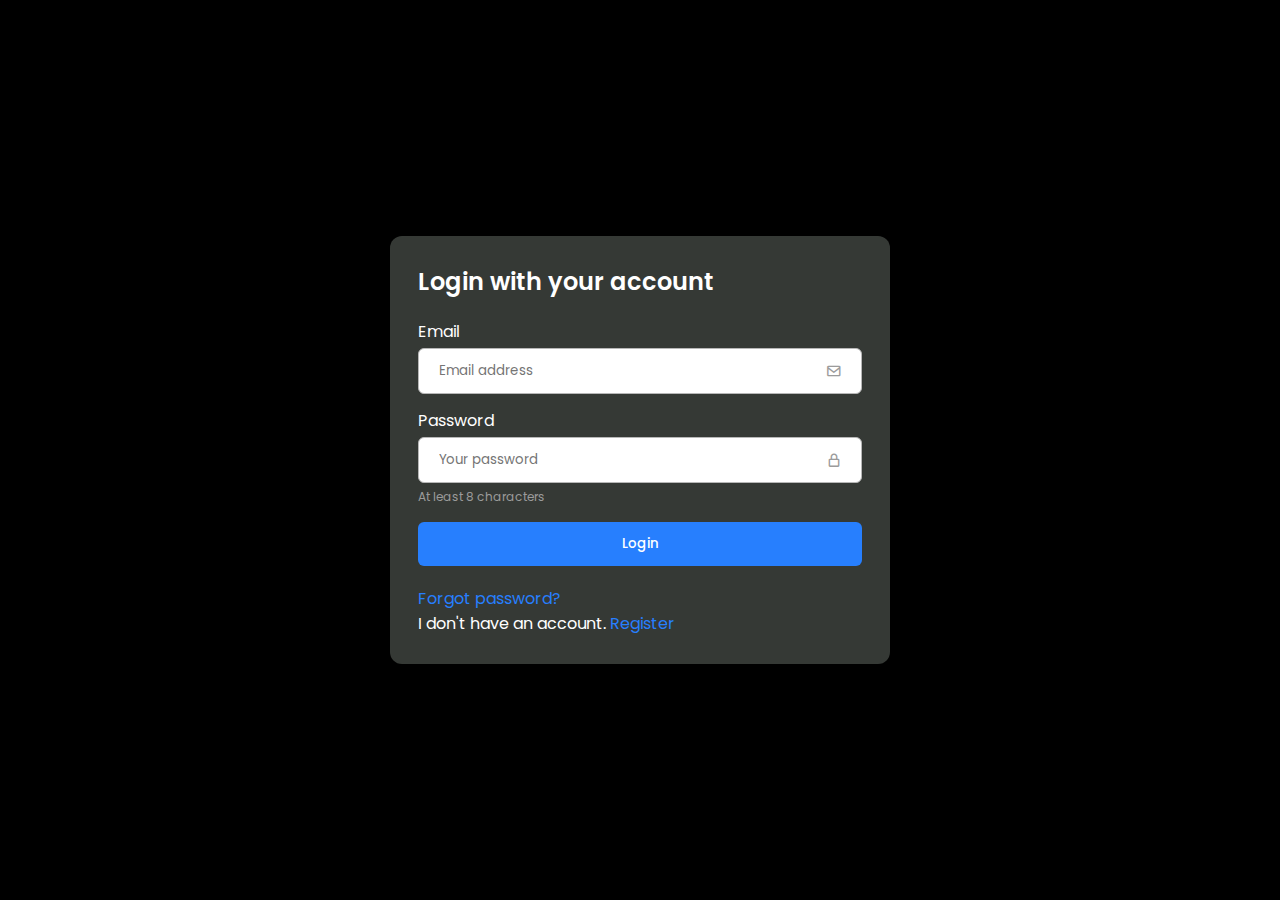
<file: index.html>
<!DOCTYPE html>
<html lang="en">
<head>
	<meta charset="UTF-8">
	<meta name="viewport" content="width=device-width, initial-scale=1.0">
	<link href='https://unpkg.com/boxicons@2.0.9/css/boxicons.min.css' rel='stylesheet'>
	<link rel="icon" type="image/x-icon" href="../WF__3_-removebg-preview.png">
	<link rel="stylesheet" href="style.css">
	<title>Responsive Login And Register Form</title>
</head>
<body>
	
	<div class="container">
		<form action="./HomePage/home.html" class="login active">
			<h2 class="title">Login with your account</h2>
			<div class="form-group">
				<label style="color: white ;"  for="email">Email</label>
				<div class="input-group">
					<input   type="email" id="email" placeholder="Email address">
					<i class='bx bx-envelope'></i>
				</div>
			</div>
			<div class="form-group">
				<label style="color: white ;" for="password">Password</label>
				<div class="input-group">
					<input type="password" pattern=".{8,}" id="password" placeholder="Your password">
					<i class='bx bx-lock-alt' ></i>
				</div>
				<span class="help-text">At least 8 characters</span>
			</div>
			<button type="submit" class="btn-submit">Login</button>
			<a href="#">Forgot password?</a>
			<p style="color: white ;" >I don't have an account. <a href="#" onclick="switchForm('register', event)">Register</a></p>
		</form>

		<form action="#" class="register">
			<h2 class="title">Register your account</h2>
			<div class="form-group">
				<label style="color: white ;"  for="email">Email</label>
				<div class="input-group">
					<input type="email" id="email" placeholder="Email address">
					<i class='bx bx-envelope'></i>
				</div>
			</div>
			<div class="form-group">
				<label style="color: white ;"  for="password">Password</label>
				<div class="input-group">
					<input type="password" pattern=".{8,}" id="password" placeholder="Your password">
					<i class='bx bx-lock-alt' ></i>
				</div>
				<span class="help-text">At least 8 characters</span>
			</div>
			<div class="form-group">
				<label style="color: white ;"    for="confirm-pass">Confirm password</label>
				<div class="input-group">
					<input type="password" id="confirm-pass" placeholder="Enter password again">
					<i class='bx bx-lock-alt' ></i>
				</div>
				<span class="help-text">Confirm password must be same with password</span>
			</div>
			<button type="submit" class="btn-submit">Register</button>
			<p style="color: white ;" >I already have an account. <a href="#" onclick="switchForm('login', event)">Login</a></p>
		</form>
	</div>

	<script src="script.js"></script>
</body>
</html>
</file>
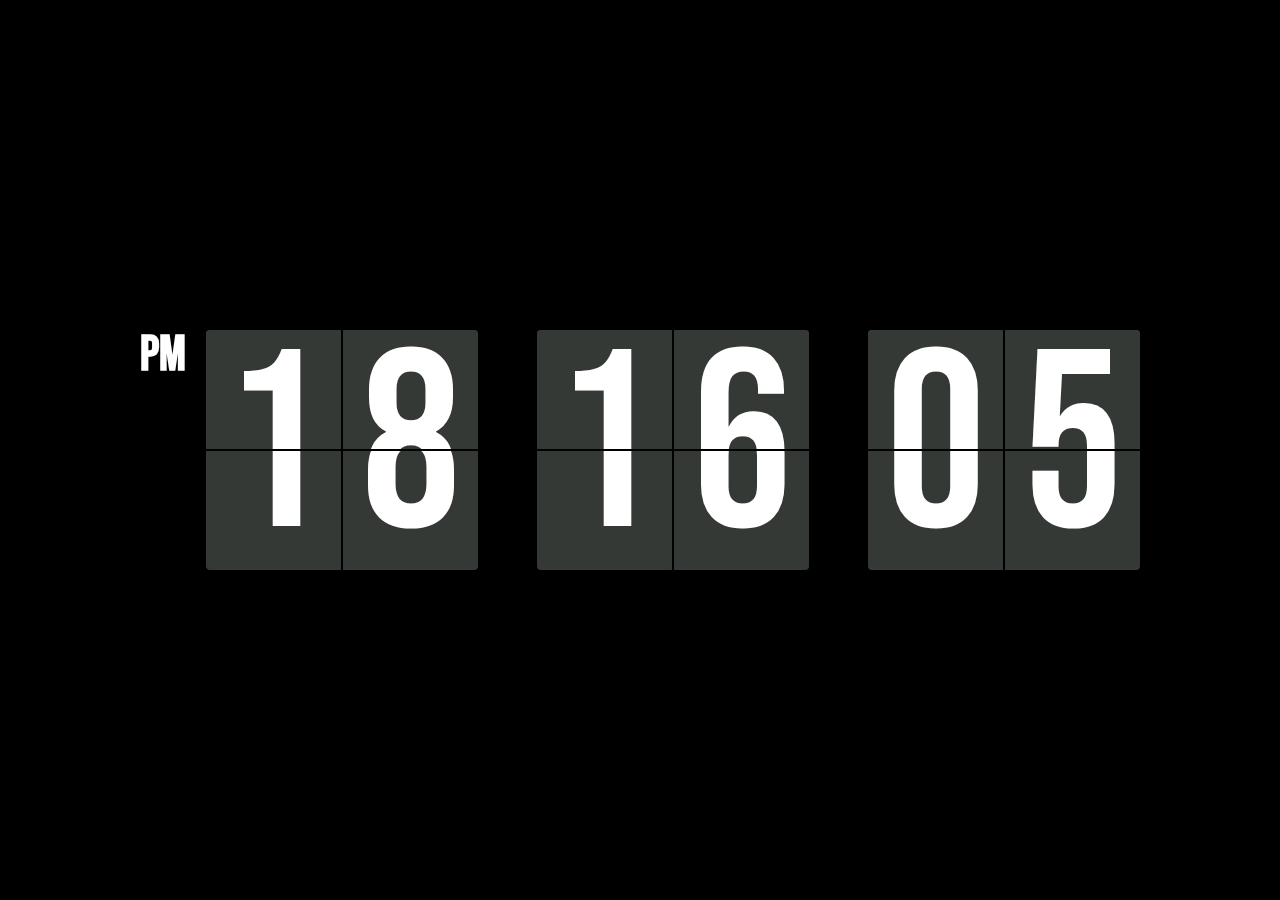
<file: Flip Clock/index.html>
<!DOCTYPE html>
<html lang="en">
<head>
  <meta charset="UTF-8">
  <meta name="viewport" content="width=device-width, initial-scale=1.0">
  <title>FLIP CLOCK</title>
  <link rel="stylesheet" href="app.css">
</head>
<body>
  <div id="app">
    <h1 id="ampm">hiiiiii</h1>

    <div class="flip-clock-container">
    
      <div class="flip-clock flip-clock-h">
        <div class="digit digit-left">
          <!-- ::before -->
          <div class="card">
            <div class="card-face card-face-front"></div>
            <div class="card-face card-face-back"></div>
          </div>
          <!-- ::after -->
        </div>
        <div class="digit digit-right">
          <!-- ::before -->
          <div class="card">
            <div class="card-face card-face-front"></div>
            <div class="card-face card-face-back"></div>
          </div>
          <!-- ::after -->
        </div>
      </div>

      <div class="colon">:</div>

      <div class="flip-clock flip-clock-m">
        <div class="digit digit-left">
          <!-- ::before -->
          <div class="card">
            <div class="card-face card-face-front"></div>
            <div class="card-face card-face-back"></div>
          </div>
          <!-- ::after -->
        </div>
        <div class="digit digit-right">
          <!-- ::before -->
          <div class="card">
            <div class="card-face card-face-front"></div>
            <div class="card-face card-face-back"></div>
          </div>
          <!-- ::after -->
        </div>
      </div>

      <div class="colon">:</div>

      <div class="flip-clock flip-clock-s">
        <div class="digit digit-left">
          <!-- ::before -->
          <div class="card">
            <div class="card-face card-face-front"></div>
            <div class="card-face card-face-back"></div>
          </div>
          <!-- ::after -->
        </div>
        <div class="digit digit-right">
          <!-- ::before -->
          <div class="card">
            <div class="card-face card-face-front"></div>
            <div class="card-face card-face-back"></div>
          </div>
          <!-- ::after -->
        </div>
      </div>
    </div>
  </div>

  <script src="app.js"></script>
</body>
</html>
</file>
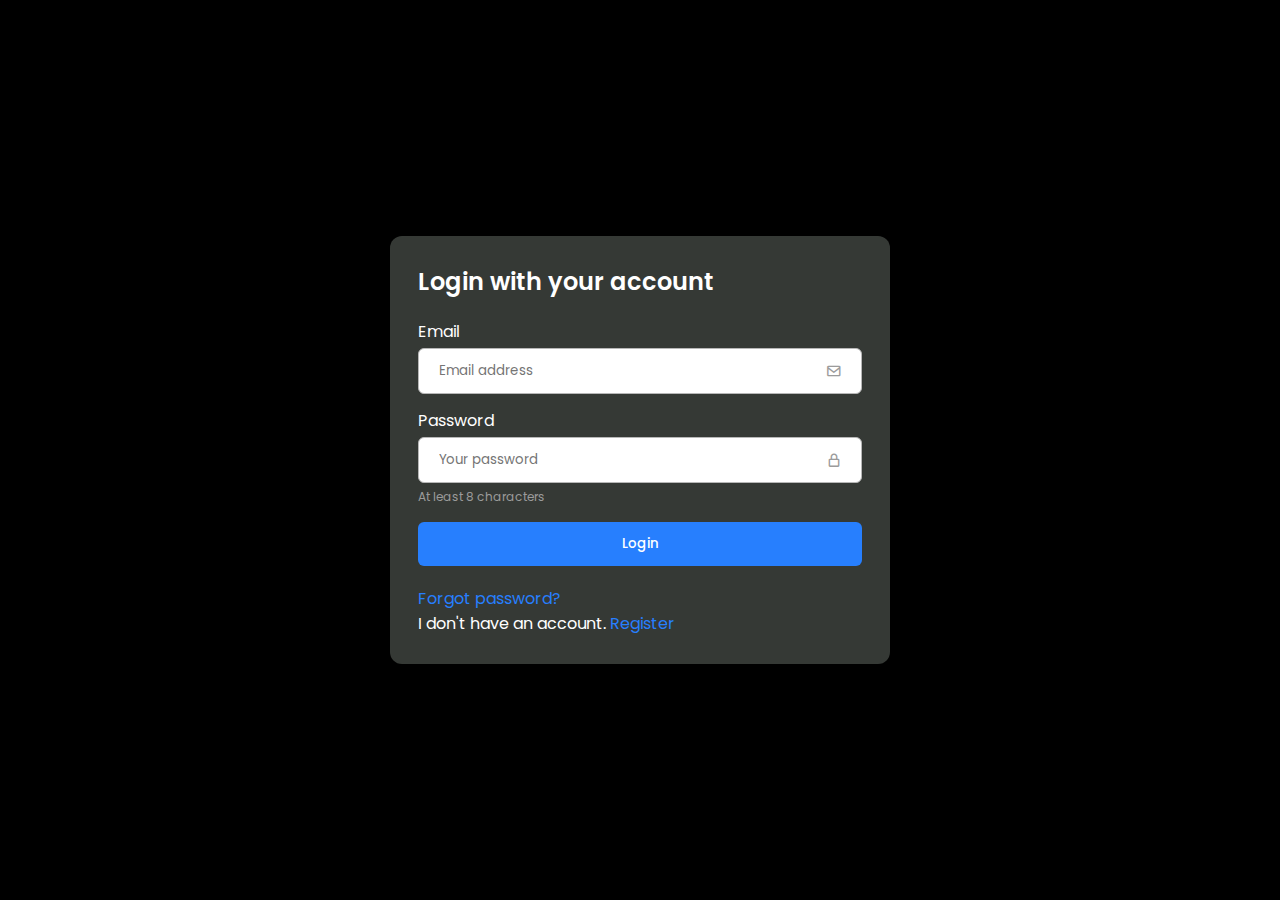
<file: login/index.html>
<!DOCTYPE html>
<html lang="en">
<head>
	<meta charset="UTF-8">
	<meta name="viewport" content="width=device-width, initial-scale=1.0">
	<link href='https://unpkg.com/boxicons@2.0.9/css/boxicons.min.css' rel='stylesheet'>
	<link rel="stylesheet" href="style.css">
	<title>Responsive Login And Register Form</title>
</head>
<body>
	
	<div class="container">
		<form action="../HomePage/index.html" class="login active">
			<h2 class="title">Login with your account</h2>
			<div class="form-group">
				<label style="color: white ;"  for="email">Email</label>
				<div class="input-group">
					<input   type="email" id="email" placeholder="Email address">
					<i class='bx bx-envelope'></i>
				</div>
			</div>
			<div class="form-group">
				<label style="color: white ;" for="password">Password</label>
				<div class="input-group">
					<input type="password" pattern=".{8,}" id="password" placeholder="Your password">
					<i class='bx bx-lock-alt' ></i>
				</div>
				<span class="help-text">At least 8 characters</span>
			</div>
			<button type="submit" class="btn-submit">Login</button>
			<a href="#">Forgot password?</a>
			<p style="color: white ;" >I don't have an account. <a href="#" onclick="switchForm('register', event)">Register</a></p>
		</form>

		<form action="#" class="register">
			<h2 class="title">Register your account</h2>
			<div class="form-group">
				<label style="color: white ;"  for="email">Email</label>
				<div class="input-group">
					<input type="email" id="email" placeholder="Email address">
					<i class='bx bx-envelope'></i>
				</div>
			</div>
			<div class="form-group">
				<label style="color: white ;"  for="password">Password</label>
				<div class="input-group">
					<input type="password" pattern=".{8,}" id="password" placeholder="Your password">
					<i class='bx bx-lock-alt' ></i>
				</div>
				<span class="help-text">At least 8 characters</span>
			</div>
			<div class="form-group">
				<label style="color: white ;"    for="confirm-pass">Confirm password</label>
				<div class="input-group">
					<input type="password" id="confirm-pass" placeholder="Enter password again">
					<i class='bx bx-lock-alt' ></i>
				</div>
				<span class="help-text">Confirm password must be same with password</span>
			</div>
			<button type="submit" class="btn-submit">Register</button>
			<p style="color: white ;" >I already have an account. <a href="#" onclick="switchForm('login', event)">Login</a></p>
		</form>
	</div>

	<script src="script.js"></script>
</body>
</html>
</file>
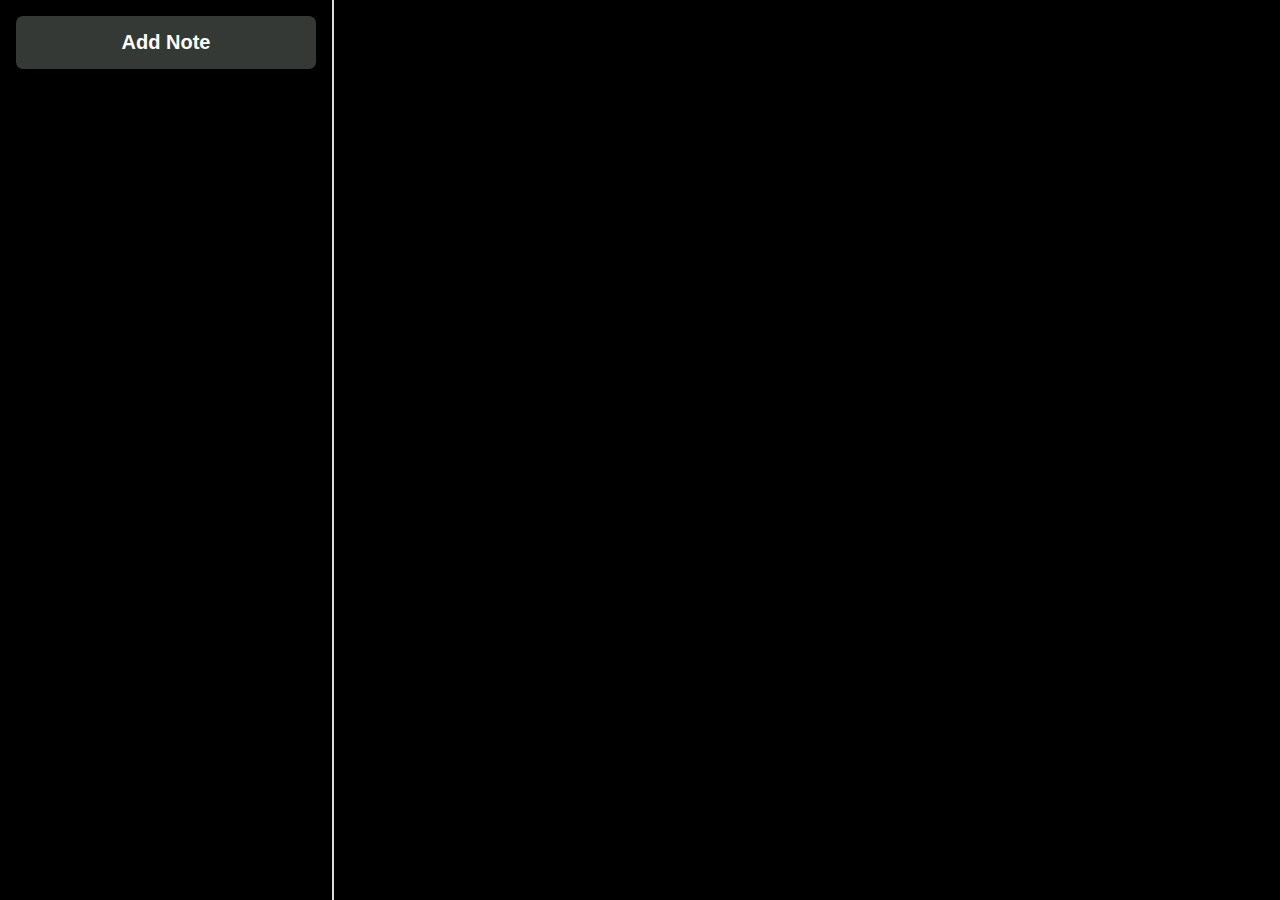
<file: Notes/index.html>
<!DOCTYPE html>
<html lang="en">
<head>
    <meta charset="UTF-8">
    <meta http-equiv="X-UA-Compatible" content="IE=edge">
    <meta name="viewport" content="width=device-width, initial-scale=1.0">
    <title>Notes App</title>
    <link rel="stylesheet" href="./css/main.css">
</head>
<body>
    <div class="notes" id="app">
        <!-- <div class="notes__sidebar">
            <button class="notes__add" type="button">Add Note</button>
            <div class="notes__list">
                <div class="notes__list-item notes__list-item--selected">
                    <div class="notes__small-title">Lecture Notes</div>
                    <div class="notes__small-body">I learnt nothing today.</div>
                    <div class="notes__small-updated">Thursday 3:30pm</div>
                </div>
            </div>
        </div>
        <div class="notes__preview">
            <input class="notes__title" type="text" placeholder="Enter a title...">
            <textarea class="notes__body">I am the notes body...</textarea>
        </div> -->
    </div>
    <script src="./js/main.js" type="module"></script>
</body>
</html>
</file>
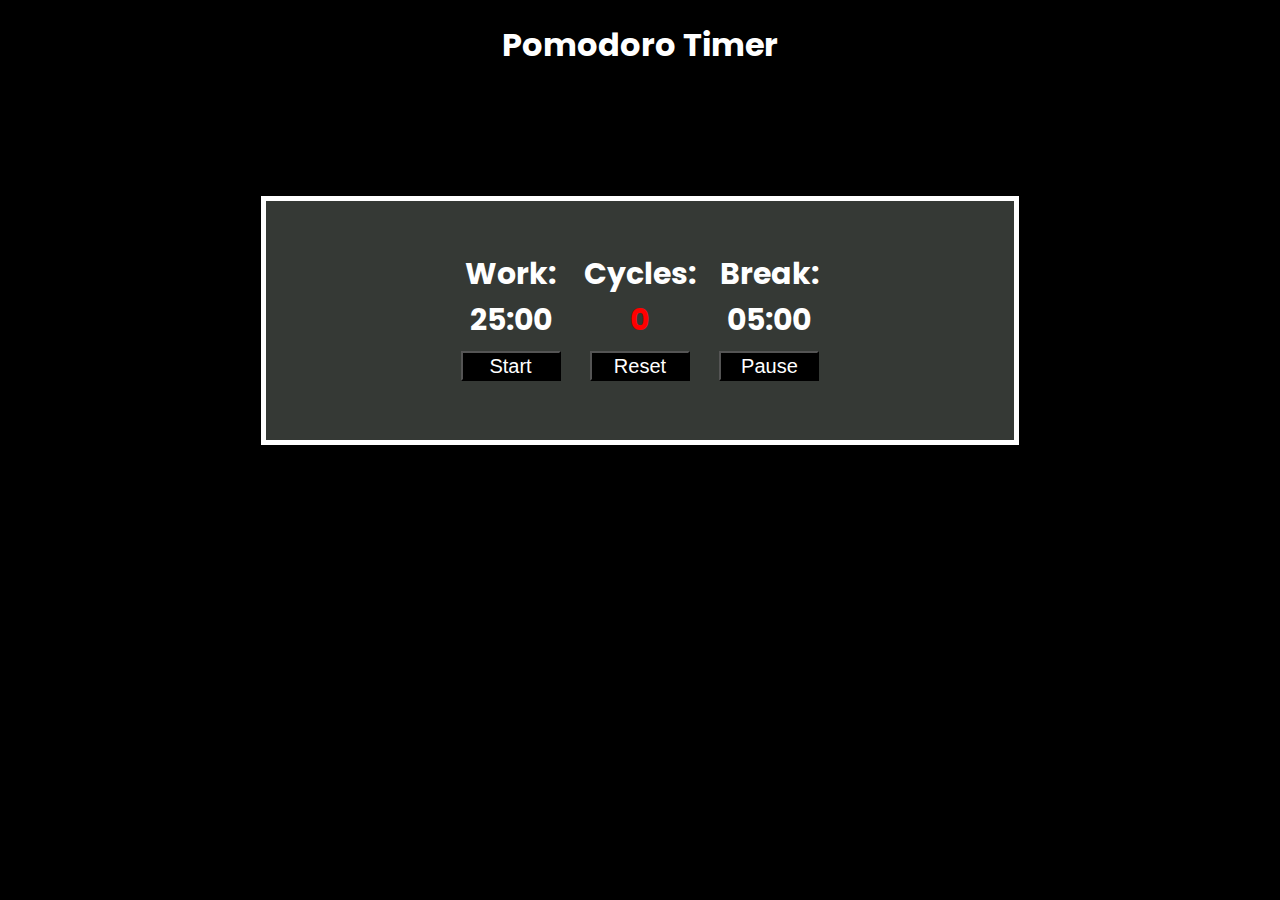
<file: pomodoro-timer-master/index.html>
<!DOCTYPE html>
<html lang="en">
<head>
    <meta charset="UTF-8">
    <meta name="viewport" content="width=device-width, initial-scale=1.0">
    <meta http-equiv="X-UA-Compatible" content="ie=edge">
    <link rel="stylesheet" href="style.css">
    <title>Pomodoro Timer</title>
    <link rel="preconnect" href="https://fonts.googleapis.com">
<link rel="preconnect" href="https://fonts.gstatic.com" crossorigin>
<link href="https://fonts.googleapis.com/css2?family=Poppins&display=swap" rel="stylesheet">
</head>
<body>
    <h1>Pomodoro Timer</h1>
    <div id="container">
        <p id="work" class="label">Work:</p><p id="break" class="label">Break:</p><p id="cycles" class="label">Cycles:</p>
        <!--Work Timer-->
        <div id="work-timer" class="timer">
            <p id="w_minutes">25</p><p class="semicolon">:</p><p id="w_seconds">00</p>
        </div>

        <!--Cycle Counter-->
        <p id="counter" class="timer">0</p>

        <!--Break Timer-->
        <div id="break-timer" class="timer">
            <p id="b_minutes">05</p><p class="semicolon">:</p><p id="b_seconds">00</p>
        </div>
        <button id="start" class="btn">Start</button>
        <button id="stop" class="btn">Pause</button>
        <button id="reset" class="btn">Reset</button>
    </div>
    <script src="main.js"></script>
</body>
</html>
</file>
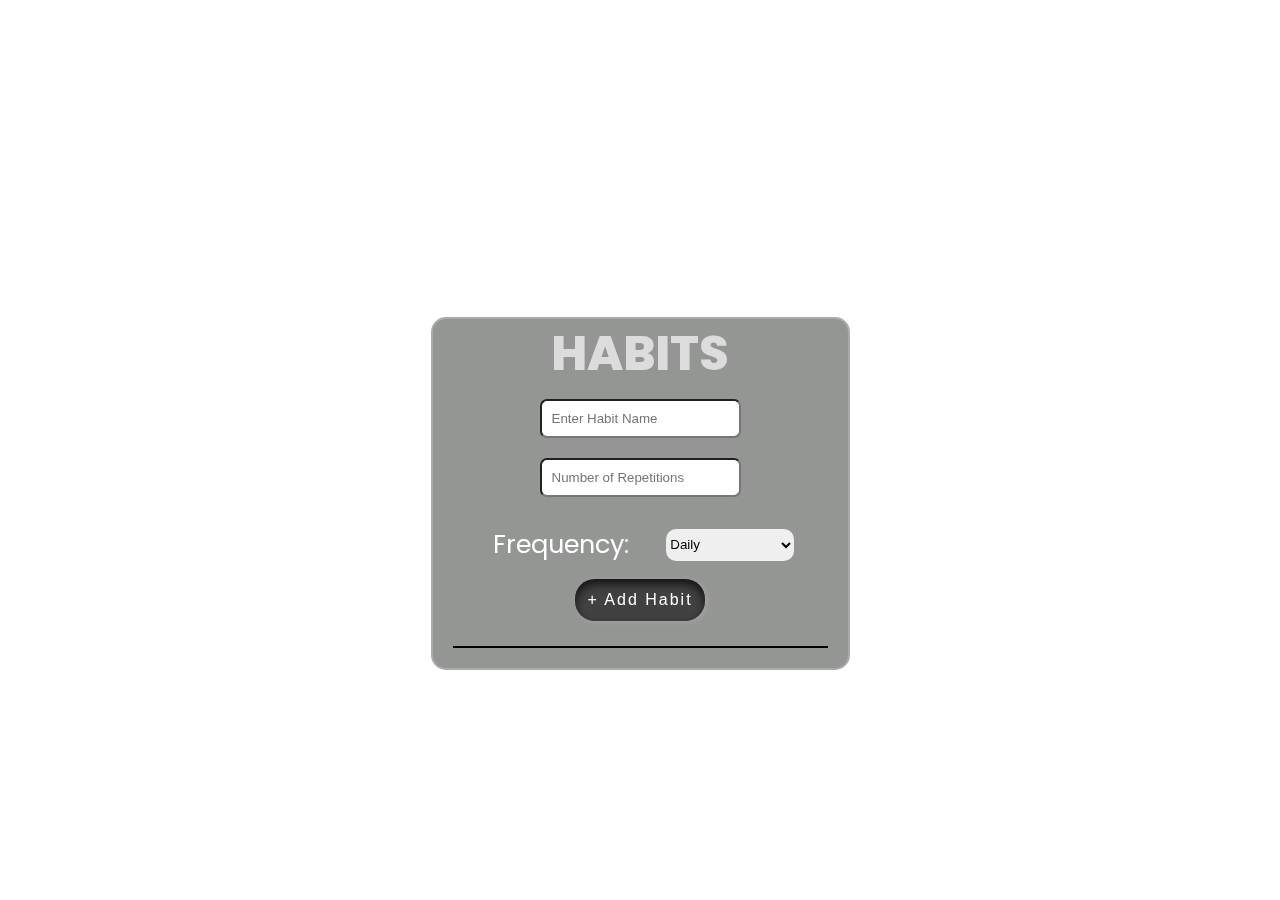
<file: habit-tracker-main zip/habit-tracker-main/habit-tracker-main/index.html>
<!DOCTYPE html>
<html lang="en">
  <head>
    <meta charset="UTF-8" />
    <meta name="viewport" content="width=device-width, initial-scale=1.0" />
    <link rel="stylesheet" href="./style.css" />
    <title>Habit Tracker</title>
    <link rel="preconnect" href="https://fonts.googleapis.com">
   <link rel="preconnect" href="https://fonts.gstatic.com" crossorigin>
   <link href="https://fonts.googleapis.com/css2?family=Poppins&display=swap" rel="stylesheet">
  </head>
  <body>
    <p id="typew"><span class="typed-text"></span><span class="cursor blink">&nbsp;</span></p>
    <div class="container">
      <h2 >HABITS</h2>
      
      <form class="add-habit">
      
          <input
          class="habit"
          type="text"
          name="habit"
          placeholder="Enter Habit Name"
          required
        />
          
        




       <input
        class="habit"
          type="number"
          name="reps"
          placeholder="Number of Repetitions"
          min="1"
          required
        />
        <div class="frequency">
          <label for="timeframe">Frequency: </label>
          <select name="timeframe" id="timeframe">
            <option value="Daily">Daily</option>
            <option value="Weekly">Weekly</option>
            <option value="Monthly">Monthly</option>
            <option value="Yearly">Yearly</option>
          </select>
        </div>
        <input class="btn" type="submit" value="+ Add Habit" />
      </form>

      <ul class="habits">
        <li>Loading...</li>
      </ul>
    </div>

    <script src="./app_FINAL.js"></script>
  </body>
</html>
</file>
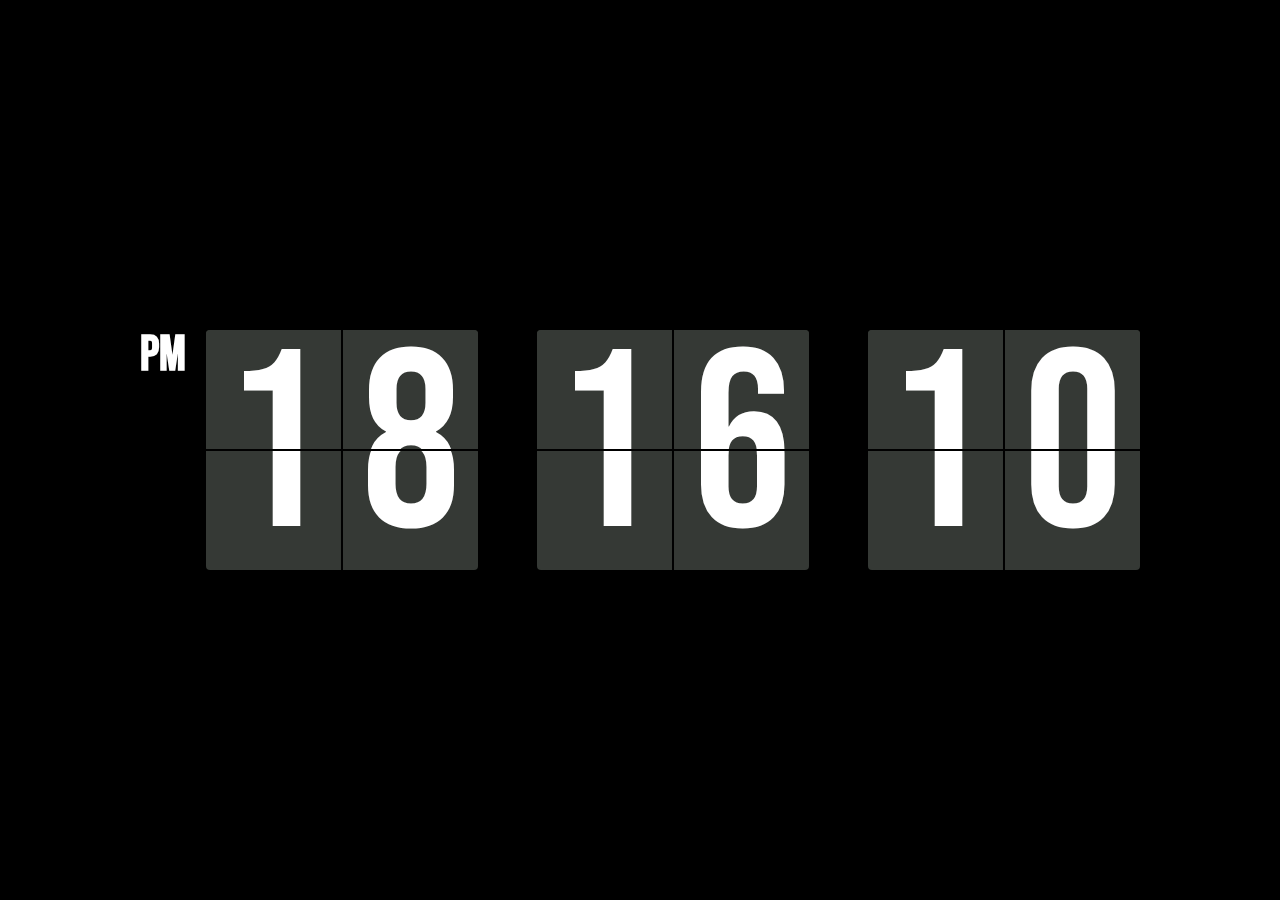
<file: Flip Clock/flip.html>
<!DOCTYPE html>
<html lang="en">
<head>
  <meta charset="UTF-8">
  <meta name="viewport" content="width=device-width, initial-scale=1.0">
  <title>FLIP CLOCK</title>
  <link rel="stylesheet" href="flip.css">
  <link rel="icon" type="image/x-icon" href="../WF__3_-removebg-preview.png">
</head>
<body>
  <div id="app">
    <h1 id="ampm">hiiiiii</h1>

    <div class="flip-clock-container">
    
      <div class="flip-clock flip-clock-h">
        <div class="digit digit-left">
          <!-- ::before -->
          <div class="card">
            <div class="card-face card-face-front"></div>
            <div class="card-face card-face-back"></div>
          </div>
          <!-- ::after -->
        </div>
        <div class="digit digit-right">
          <!-- ::before -->
          <div class="card">
            <div class="card-face card-face-front"></div>
            <div class="card-face card-face-back"></div>
          </div>
          <!-- ::after -->
        </div>
      </div>

      <div class="colon">:</div>

      <div class="flip-clock flip-clock-m">
        <div class="digit digit-left">
          <!-- ::before -->
          <div class="card">
            <div class="card-face card-face-front"></div>
            <div class="card-face card-face-back"></div>
          </div>
          <!-- ::after -->
        </div>
        <div class="digit digit-right">
          <!-- ::before -->
          <div class="card">
            <div class="card-face card-face-front"></div>
            <div class="card-face card-face-back"></div>
          </div>
          <!-- ::after -->
        </div>
      </div>

      <div class="colon">:</div>

      <div class="flip-clock flip-clock-s">
        <div class="digit digit-left">
          <!-- ::before -->
          <div class="card">
            <div class="card-face card-face-front"></div>
            <div class="card-face card-face-back"></div>
          </div>
          <!-- ::after -->
        </div>
        <div class="digit digit-right">
          <!-- ::before -->
          <div class="card">
            <div class="card-face card-face-front"></div>
            <div class="card-face card-face-back"></div>
          </div>
          <!-- ::after -->
        </div>
      </div>
    </div>
  </div>

  <script src="flip.js"></script>
</body>
</html>
</file>
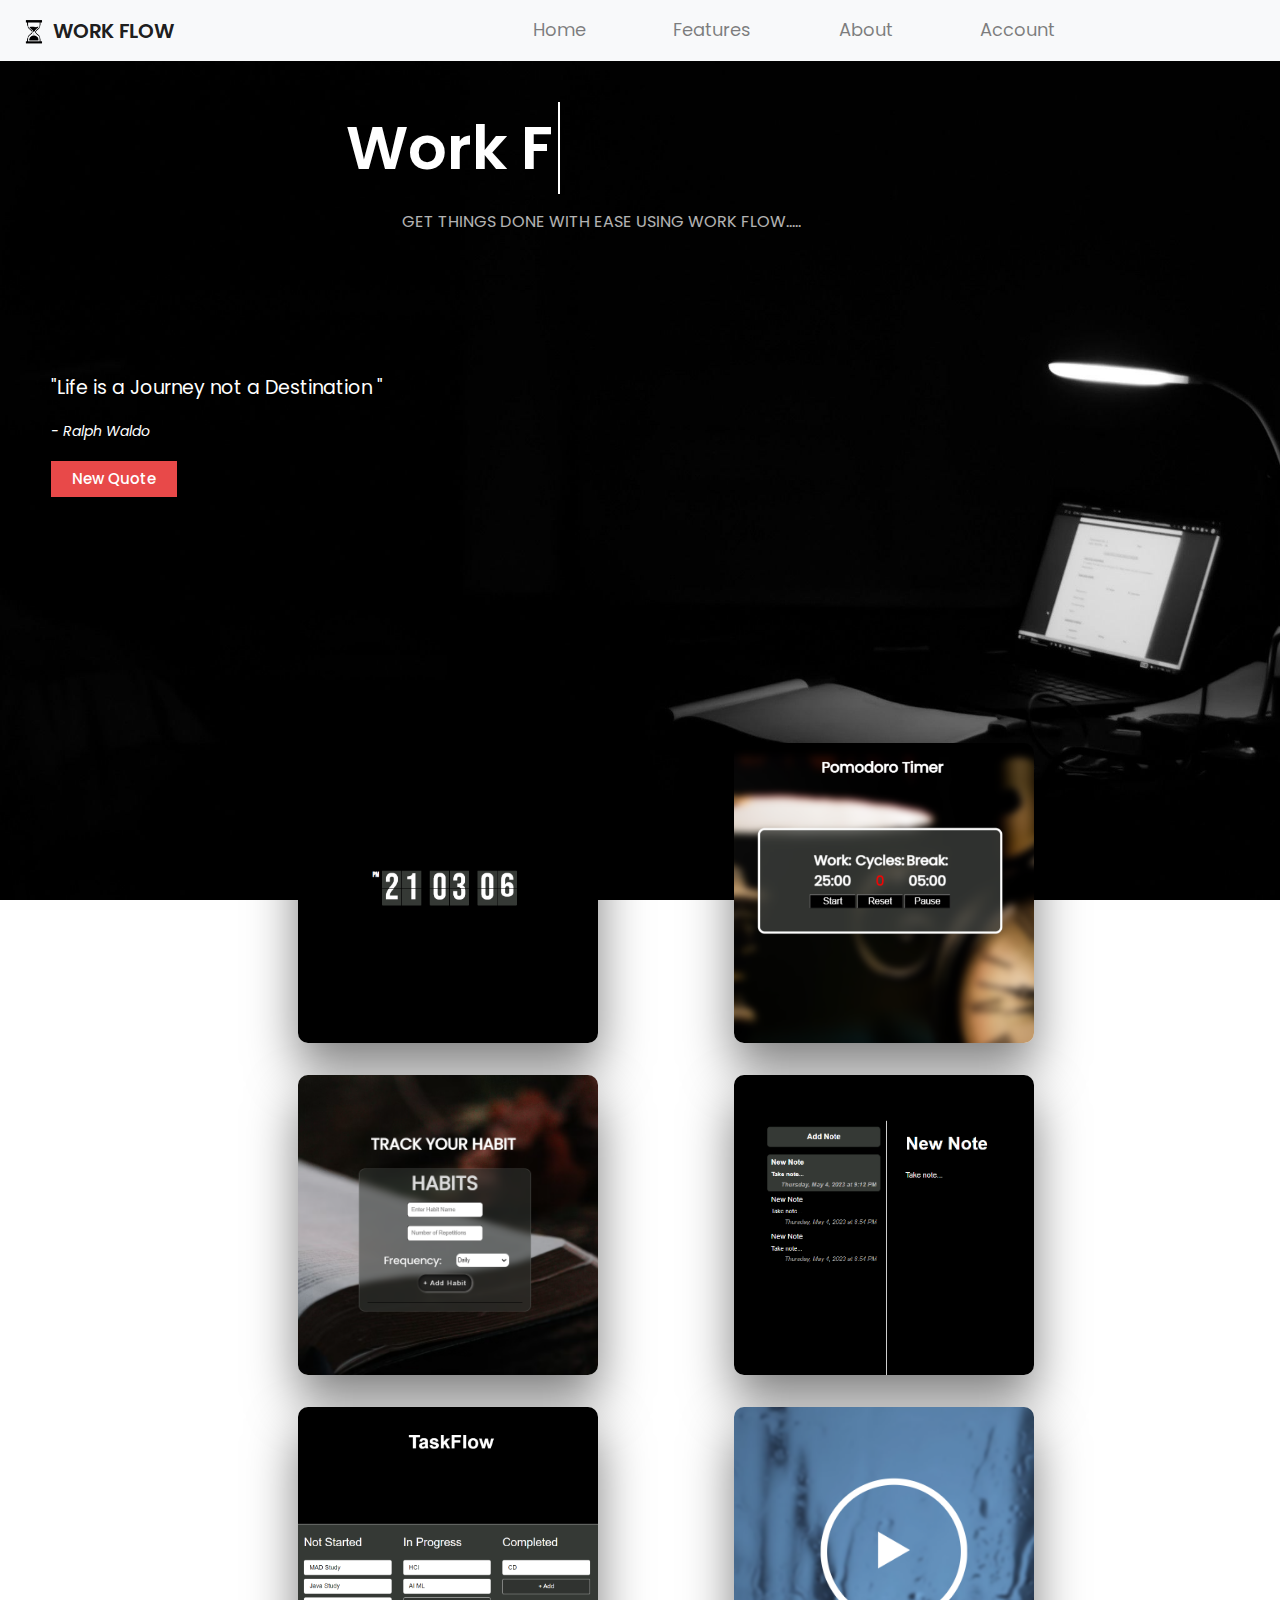
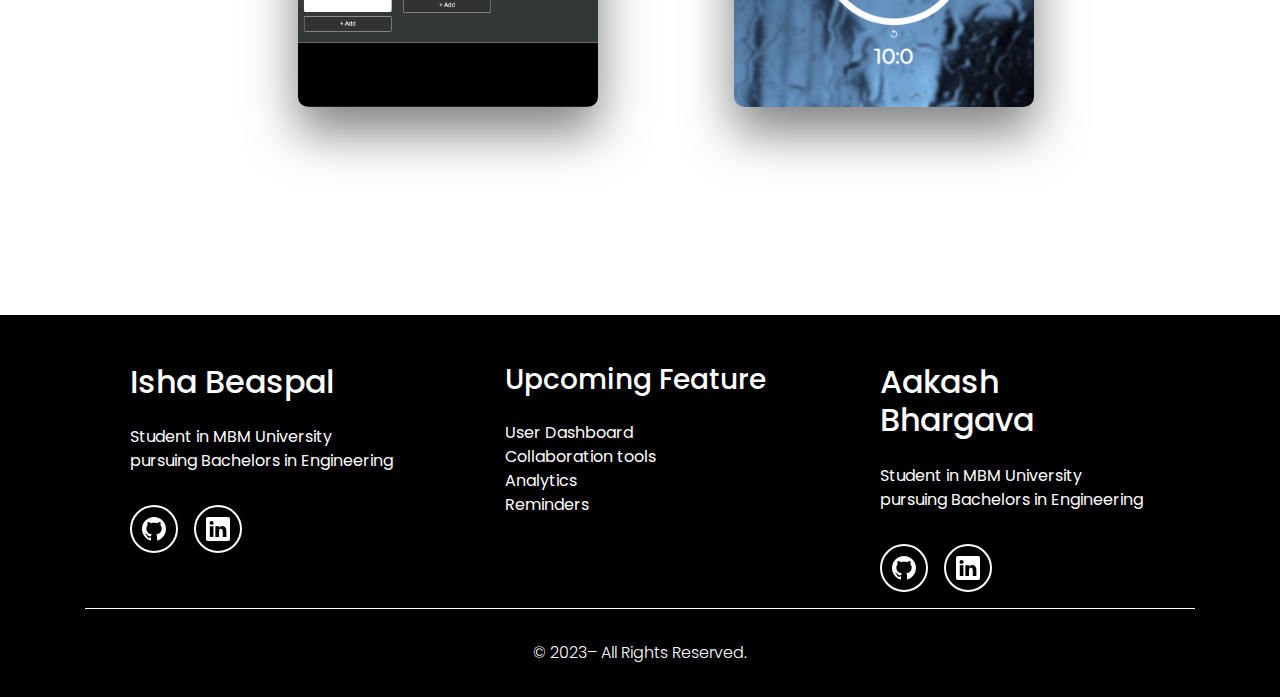
<file: HomePage/home.html>
<!DOCTYPE html>
<html lang="en">
<head>
    <meta charset="UTF-8">
    <meta http-equiv="X-UA-Compatible" content="IE=edge">
    <meta name="viewport" content="width=device-width, initial-scale=1.0">
    <title>WORK FLOW</title>
    <link rel="stylesheet" href="home.css">
    <link rel="stylesheet" href="https://cdnjs.cloudflare.com/ajax/libs/twitter-bootstrap/4.0.0-beta/css/bootstrap.min.css">
    <link rel="preconnect" href="https://fonts.googleapis.com">
   <link rel="preconnect" href="https://fonts.gstatic.com" crossorigin>
   <link href="https://fonts.googleapis.com/css2?family=Poppins&display=swap" rel="stylesheet">
   <link rel="icon" type="image/x-icon" href="../WF__3_-removebg-preview.png">
</head>
<body>
    <img id="img" src="Studying.jpg" alt="background-image"> 

    <!-- navbar -->
    <nav id="home" class="navbar navbar-expand-lg navbar-light bg-light make-bl">
        <img class="logo " src="img.png" alt="">
        <a class="navbar-brand" href="#">WORK FLOW</a>
        <button class="navbar-toggler" type="button" data-toggle="collapse" data-target="#navbarSupportedContent" aria-controls="navbarSupportedContent" aria-expanded="false" aria-label="Toggle navigation">
          <span class="navbar-toggler-icon"></span>
        </button>
      
        <div class="collapse navbar-collapse" id="navbarSupportedContent">
          <ul class="navbar-nav ">
            <li class="nav-item ">
              <a class="nav-link" href="#home">Home</a>
            </li>
            <li class="nav-item ">
              <a class="nav-link" href="#features">Features</a>
            </li>
            <li class="nav-item ">
              <a class="nav-link" href="#about"> About </a>
            </li>
            <li class="nav-item ">
              <a class="nav-link" href="#">Account</a>
            </li>
          </ul>
        </div>

      </nav>
            <!-- heading ----------------->
        <div class="head-div">
         <p class="typetext"> <span class="typed-text"></span><span class="cursor blink">&nbsp;</span></p>
        <p class="typedis">GET THINGS DONE WITH EASE USING WORK FLOW.....</p>
       </div>



       <!-- Quote -------------------------->
       <div class="wrap">
        <div class="quote-box">
          <p id="quote">"Life is a Journey not a Destination "</p>
          <small id="author">- Ralph Waldo </small>
        </div>
        <button class="btn-pink" id="btn-top">New Quote</button>
      </div>
    
    <!-- CARDS___________________________________________________________ -->

   <div id="features">
    <div class="Card2 ph1">
      <div class="overlay">
        <h2 class="title">FlowState</h2>
        <a link" href="../Flip Clock/flip.html">Open</a>
      </div>
    </div>
    
    <div class="Card2 ph2">
      <div class="overlay">
        <h2 class="title">Pomodoro</h2>
        <a  class="link" href="../pomodoro-timer-master/pomo.html">Open</a>
      </div>
    </div>

    <div class="Card2 ph4">
      <div class="overlay">
        <h2 class="title">HabitTracker</h2>
        <a   class="link" href="../habit-tracker-main zip/habit-tracker-main/habit-tracker-main/habit.html">Open</a>
      </div>
    </div>
   

    <div class="Card2 ph3">
      <div class="overlay">
        <h2 class="title">BrainDump</h2>
        <a  class="link" href="../Notes/notes.html">Open</a>
      </div>
    </div>

    <div class="Card2 ph5">
      <div class="overlay">
        <h2 class="title">TaskFlow</h2>
        <a  class="link" href="../kanban-board-main/taskflow.html">Open</a>
      </div>
    </div>
    <div class="Card2 ph6">
      <div class="overlay">
        <h2 class="title">LetsMeditate</h2>
        <a  class="link" href="../meditation-app-master-zip/meditation-app-master/meditation-app-master/index.html">Open</a>
      </div>
    </div>

    </div>

    









      <!-- footer----------------------------------------------------------------------------------- -->
      <footer id="about">
        <div class="container footerContainer">
          <div class="footer-nav flex flex-around flex-start flex-g-1">
            <div class="col flex flex-column flex-start flex-g-1">
              <span class="logo-holder">
                <!-- <svg xmlns="http://www.w3.org/2000/svg" width="116" height="19" viewBox="0 0 116 19" fill="none">
                  <path d="M8.41188 18.86C6.76388 18.86 5.40388 18.356 4.33188 17.348V18.5H0.251875V0.763999H4.47588V7.916C4.93988 7.516 5.51588 7.204 6.20388 6.98C6.90788 6.74 7.64388 6.62 8.41188 6.62C9.62788 6.62 10.6919 6.876 11.6039 7.388C12.5319 7.9 13.2519 8.628 13.7639 9.572C14.2759 10.5 14.5319 11.564 14.5319 12.764C14.5319 13.98 14.2759 15.052 13.7639 15.98C13.2519 16.892 12.5319 17.604 11.6039 18.116C10.6759 18.612 9.61188 18.86 8.41188 18.86ZM7.30788 15.596C8.17188 15.596 8.86788 15.348 9.39588 14.852C9.92388 14.34 10.1879 13.644 10.1879 12.764C10.1879 11.884 9.92388 11.188 9.39588 10.676C8.86788 10.164 8.17188 9.908 7.30788 9.908C6.66788 9.908 6.09188 10.076 5.57988 10.412C5.06788 10.732 4.69988 11.172 4.47588 11.732V13.772C4.69988 14.332 5.06788 14.78 5.57988 15.116C6.09188 15.436 6.66788 15.596 7.30788 15.596ZM18.7474 18.86C17.3074 18.86 16.1394 18.516 15.2434 17.828C14.3634 17.124 13.9234 16.148 13.9234 14.9C13.9234 13.604 14.3474 12.612 15.1954 11.924C16.0594 11.22 17.2914 10.868 18.8914 10.868C19.5154 10.868 20.1394 10.94 20.7634 11.084C21.3874 11.212 21.9234 11.388 22.3714 11.612V11.372C22.3714 10.14 21.3634 9.524 19.3474 9.524C17.9394 9.524 16.6514 9.796 15.4834 10.34V7.436C15.9954 7.196 16.6674 7.004 17.4994 6.86C18.3314 6.7 19.1954 6.62 20.0914 6.62C22.2354 6.62 23.8514 7.052 24.9394 7.916C26.0434 8.764 26.5954 9.956 26.5954 11.492V18.5H22.6354V17.516C22.2034 17.932 21.6594 18.26 21.0034 18.5C20.3474 18.74 19.5954 18.86 18.7474 18.86ZM19.9954 16.268C20.4914 16.268 20.9554 16.172 21.3874 15.98C21.8194 15.772 22.1474 15.508 22.3714 15.188V14.18C21.6834 13.716 20.8994 13.484 20.0194 13.484C19.4594 13.484 19.0274 13.604 18.7234 13.844C18.4194 14.084 18.2674 14.436 18.2674 14.9C18.2674 15.332 18.4114 15.668 18.6994 15.908C19.0034 16.148 19.4354 16.268 19.9954 16.268ZM31.8126 18.86C30.3886 18.86 29.3086 18.468 28.5726 17.684C27.8526 16.884 27.4926 15.796 27.4926 14.42V9.908H25.8606V6.98H27.4926V3.524H31.7166V6.98H34.3566V9.908H31.7166V13.844C31.7166 14.468 31.8286 14.916 32.0526 15.188C32.2926 15.46 32.7086 15.596 33.3006 15.596C33.8286 15.596 34.3566 15.452 34.8846 15.164V18.308C34.4686 18.5 34.0206 18.636 33.5406 18.716C33.0766 18.812 32.5006 18.86 31.8126 18.86ZM39.2611 18.86C37.8371 18.86 36.7571 18.468 36.0211 17.684C35.3011 16.884 34.9411 15.796 34.9411 14.42V9.908H33.3091V6.98H34.9411V3.524H39.1651V6.98H41.8051V9.908H39.1651V13.844C39.1651 14.468 39.2771 14.916 39.5011 15.188C39.7411 15.46 40.1571 15.596 40.7491 15.596C41.2771 15.596 41.8051 15.452 42.3331 15.164V18.308C41.9171 18.5 41.4691 18.636 40.9891 18.716C40.5251 18.812 39.9491 18.86 39.2611 18.86ZM46.3193 18.86C44.8793 18.86 43.7113 18.516 42.8153 17.828C41.9353 17.124 41.4953 16.148 41.4953 14.9C41.4953 13.604 41.9193 12.612 42.7673 11.924C43.6313 11.22 44.8633 10.868 46.4633 10.868C47.0873 10.868 47.7113 10.94 48.3353 11.084C48.9593 11.212 49.4953 11.388 49.9433 11.612V11.372C49.9433 10.14 48.9353 9.524 46.9193 9.524C45.5113 9.524 44.2233 9.796 43.0553 10.34V7.436C43.5673 7.196 44.2393 7.004 45.0713 6.86C45.9033 6.7 46.7673 6.62 47.6633 6.62C49.8073 6.62 51.4233 7.052 52.5113 7.916C53.6153 8.764 54.1673 9.956 54.1673 11.492V18.5H50.2073V17.516C49.7753 17.932 49.2313 18.26 48.5753 18.5C47.9193 18.74 47.1673 18.86 46.3193 18.86ZM47.5673 16.268C48.0633 16.268 48.5273 16.172 48.9593 15.98C49.3913 15.772 49.7193 15.508 49.9433 15.188V14.18C49.2553 13.716 48.4713 13.484 47.5913 13.484C47.0313 13.484 46.5993 13.604 46.2953 13.844C45.9913 14.084 45.8393 14.436 45.8393 14.9C45.8393 15.332 45.9833 15.668 46.2713 15.908C46.5753 16.148 47.0073 16.268 47.5673 16.268ZM55.0019 0.763999H59.2259V18.5H55.0019V0.763999ZM65.1449 18.86C64.2169 18.86 63.2489 18.764 62.2409 18.572C61.2329 18.396 60.4329 18.14 59.8409 17.804V14.708C60.4969 15.092 61.2809 15.412 62.1929 15.668C63.1209 15.908 63.9689 16.028 64.7369 16.028C65.2969 16.028 65.7049 15.988 65.9609 15.908C66.2169 15.828 66.3449 15.668 66.3449 15.428C66.3449 15.236 66.2569 15.084 66.0809 14.972C65.9209 14.844 65.6169 14.716 65.1689 14.588C64.7369 14.444 64.2329 14.292 63.6569 14.132C62.6809 13.844 61.9129 13.548 61.3529 13.244C60.7929 12.94 60.3769 12.556 60.1049 12.092C59.8329 11.628 59.6969 11.044 59.6969 10.34C59.6969 9.092 60.1849 8.164 61.1609 7.556C62.1529 6.932 63.5049 6.62 65.2169 6.62C66.0489 6.62 66.9209 6.708 67.8329 6.884C68.7609 7.06 69.4569 7.292 69.9209 7.58V10.628C69.4409 10.308 68.8009 10.044 68.0009 9.836C67.2169 9.628 66.4809 9.524 65.7929 9.524C65.2489 9.524 64.8249 9.58 64.5209 9.692C64.2169 9.788 64.0649 9.964 64.0649 10.22C64.0649 10.46 64.2169 10.644 64.5209 10.772C64.8249 10.9 65.3689 11.06 66.1529 11.252C66.6649 11.38 66.8809 11.436 66.8009 11.42C67.8249 11.692 68.6169 11.996 69.1769 12.332C69.7369 12.668 70.1289 13.068 70.3529 13.532C70.5929 13.98 70.7129 14.556 70.7129 15.26C70.7129 16.364 70.2329 17.244 69.2729 17.9C68.3289 18.54 66.9529 18.86 65.1449 18.86ZM75.1802 18.86C73.7402 18.86 72.5722 18.516 71.6762 17.828C70.7962 17.124 70.3562 16.148 70.3562 14.9C70.3562 13.604 70.7802 12.612 71.6282 11.924C72.4922 11.22 73.7242 10.868 75.3242 10.868C75.9482 10.868 76.5722 10.94 77.1962 11.084C77.8202 11.212 78.3562 11.388 78.8042 11.612V11.372C78.8042 10.14 77.7962 9.524 75.7802 9.524C74.3722 9.524 73.0842 9.796 71.9162 10.34V7.436C72.4282 7.196 73.1002 7.004 73.9322 6.86C74.7642 6.7 75.6282 6.62 76.5242 6.62C78.6682 6.62 80.2842 7.052 81.3722 7.916C82.4762 8.764 83.0282 9.956 83.0282 11.492V18.5H79.0682V17.516C78.6362 17.932 78.0922 18.26 77.4362 18.5C76.7802 18.74 76.0282 18.86 75.1802 18.86ZM76.4282 16.268C76.9242 16.268 77.3882 16.172 77.8202 15.98C78.2522 15.772 78.5802 15.508 78.8042 15.188V14.18C78.1162 13.716 77.3322 13.484 76.4522 13.484C75.8922 13.484 75.4602 13.604 75.1562 13.844C74.8522 14.084 74.7002 14.436 74.7002 14.9C74.7002 15.332 74.8442 15.668 75.1322 15.908C75.4362 16.148 75.8682 16.268 76.4282 16.268ZM83.8628 0.763999H88.0868V8.156C88.5988 7.644 89.1828 7.26 89.8388 7.004C90.5108 6.748 91.2148 6.62 91.9508 6.62C93.5668 6.62 94.7588 7.044 95.5268 7.892C96.3108 8.724 96.7028 9.86 96.7028 11.3V18.5H92.4788V11.852C92.4788 10.556 91.8868 9.908 90.7028 9.908C90.1588 9.908 89.6628 10.036 89.2148 10.292C88.7668 10.532 88.3908 10.908 88.0868 11.42V18.5H83.8628V0.763999ZM99.8016 5.444C99.1616 5.444 98.6256 5.236 98.1936 4.82C97.7616 4.404 97.5456 3.876 97.5456 3.236C97.5456 2.612 97.7616 2.092 98.1936 1.676C98.6256 1.244 99.1616 1.028 99.8016 1.028C100.426 1.028 100.954 1.244 101.386 1.676C101.834 2.092 102.058 2.612 102.058 3.236C102.058 3.86 101.834 4.388 101.386 4.82C100.954 5.236 100.426 5.444 99.8016 5.444ZM97.6896 6.98H101.914V18.5H97.6896V6.98ZM103.025 6.98H107.105V8.252C107.601 7.708 108.201 7.3 108.905 7.028C109.609 6.756 110.345 6.62 111.113 6.62C112.729 6.62 113.921 7.044 114.689 7.892C115.473 8.724 115.865 9.86 115.865 11.3V18.5H111.641V11.852C111.641 10.556 111.049 9.908 109.865 9.908C109.321 9.908 108.825 10.036 108.377 10.292C107.929 10.532 107.553 10.908 107.249 11.42V18.5H103.025V6.98Z" fill="currentColor"></path>
                </svg> -->
                <h2>Isha Beaspal </h2>
              </span>
              <p class="site-decription">
                Student in MBM University pursuing Bachelors in Engineering             
             </p>
              <div class="social-medias flex flex-g-1">
               
                <a href="https://github.com/ishabeaspal" class="social-media flex">
                  <svg xmlns="http://www.w3.org/2000/svg" width="16" height="16" fill="currentColor" class="bi bi-github" viewBox="0 0 16 16">
                    <path d="M8 0C3.58 0 0 3.58 0 8c0 3.54 2.29 6.53 5.47 7.59.4.07.55-.17.55-.38 0-.19-.01-.82-.01-1.49-2.01.37-2.53-.49-2.69-.94-.09-.23-.48-.94-.82-1.13-.28-.15-.68-.52-.01-.53.63-.01 1.08.58 1.23.82.72 1.21 1.87.87 2.33.66.07-.52.28-.87.51-1.07-1.78-.2-3.64-.89-3.64-3.95 0-.87.31-1.59.82-2.15-.08-.2-.36-1.02.08-2.12 0 0 .67-.21 2.2.82.64-.18 1.32-.27 2-.27.68 0 1.36.09 2 .27 1.53-1.04 2.2-.82 2.2-.82.44 1.1.16 1.92.08 2.12.51.56.82 1.27.82 2.15 0 3.07-1.87 3.75-3.65 3.95.29.25.54.73.54 1.48 0 1.07-.01 1.93-.01 2.2 0 .21.15.46.55.38A8.012 8.012 0 0 0 16 8c0-4.42-3.58-8-8-8z" />
                  </svg>
                </a>
                <a href="https://www.linkedin.com/in/isha-beaspal-ba0079249" class="social-media flex">
                  <svg xmlns="http://www.w3.org/2000/svg" width="16" height="16" fill="currentColor" class="bi bi-linkedin" viewBox="0 0 16 16">
                    <path d="M0 1.146C0 .513.526 0 1.175 0h13.65C15.474 0 16 .513 16 1.146v13.708c0 .633-.526 1.146-1.175 1.146H1.175C.526 16 0 15.487 0 14.854V1.146zm4.943 12.248V6.169H2.542v7.225h2.401zm-1.2-8.212c.837 0 1.358-.554 1.358-1.248-.015-.709-.52-1.248-1.342-1.248-.822 0-1.359.54-1.359 1.248 0 .694.521 1.248 1.327 1.248h.016zm4.908 8.212V9.359c0-.216.016-.432.08-.586.173-.431.568-.878 1.232-.878.869 0 1.216.662 1.216 1.634v3.865h2.401V9.25c0-2.22-1.184-3.252-2.764-3.252-1.274 0-1.845.7-2.165 1.193v.025h-.016a5.54 5.54 0 0 1 .016-.025V6.169h-2.4c.03.678 0 7.225 0 7.225h2.4z" />
                  </svg>
                </a>
              </div>
            </div>
            
            <div class="col flex flex-column flex-g-1 flex-start">
              <h3 class="col-title">Upcoming Feature</h3>
              <nav class="col-list">
                <ul>
                  <li><a href="#">User Dashboard</a></li>
                  <li><a href="#">Collaboration tools</a></li>
                  <li><a href="#">Analytics </a></li>
                  <li><a href="#">Reminders</a></li>
                </ul>
              </nav>
            </div>
            
            <div class="col flex flex-column flex-start flex-g-1">
            <span class="logo-holder">
              <!-- <svg xmlns="http://www.w3.org/2000/svg" width="116" height="19" viewBox="0 0 116 19" fill="none">
                <path d="M8.41188 18.86C6.76388 18.86 5.40388 18.356 4.33188 17.348V18.5H0.251875V0.763999H4.47588V7.916C4.93988 7.516 5.51588 7.204 6.20388 6.98C6.90788 6.74 7.64388 6.62 8.41188 6.62C9.62788 6.62 10.6919 6.876 11.6039 7.388C12.5319 7.9 13.2519 8.628 13.7639 9.572C14.2759 10.5 14.5319 11.564 14.5319 12.764C14.5319 13.98 14.2759 15.052 13.7639 15.98C13.2519 16.892 12.5319 17.604 11.6039 18.116C10.6759 18.612 9.61188 18.86 8.41188 18.86ZM7.30788 15.596C8.17188 15.596 8.86788 15.348 9.39588 14.852C9.92388 14.34 10.1879 13.644 10.1879 12.764C10.1879 11.884 9.92388 11.188 9.39588 10.676C8.86788 10.164 8.17188 9.908 7.30788 9.908C6.66788 9.908 6.09188 10.076 5.57988 10.412C5.06788 10.732 4.69988 11.172 4.47588 11.732V13.772C4.69988 14.332 5.06788 14.78 5.57988 15.116C6.09188 15.436 6.66788 15.596 7.30788 15.596ZM18.7474 18.86C17.3074 18.86 16.1394 18.516 15.2434 17.828C14.3634 17.124 13.9234 16.148 13.9234 14.9C13.9234 13.604 14.3474 12.612 15.1954 11.924C16.0594 11.22 17.2914 10.868 18.8914 10.868C19.5154 10.868 20.1394 10.94 20.7634 11.084C21.3874 11.212 21.9234 11.388 22.3714 11.612V11.372C22.3714 10.14 21.3634 9.524 19.3474 9.524C17.9394 9.524 16.6514 9.796 15.4834 10.34V7.436C15.9954 7.196 16.6674 7.004 17.4994 6.86C18.3314 6.7 19.1954 6.62 20.0914 6.62C22.2354 6.62 23.8514 7.052 24.9394 7.916C26.0434 8.764 26.5954 9.956 26.5954 11.492V18.5H22.6354V17.516C22.2034 17.932 21.6594 18.26 21.0034 18.5C20.3474 18.74 19.5954 18.86 18.7474 18.86ZM19.9954 16.268C20.4914 16.268 20.9554 16.172 21.3874 15.98C21.8194 15.772 22.1474 15.508 22.3714 15.188V14.18C21.6834 13.716 20.8994 13.484 20.0194 13.484C19.4594 13.484 19.0274 13.604 18.7234 13.844C18.4194 14.084 18.2674 14.436 18.2674 14.9C18.2674 15.332 18.4114 15.668 18.6994 15.908C19.0034 16.148 19.4354 16.268 19.9954 16.268ZM31.8126 18.86C30.3886 18.86 29.3086 18.468 28.5726 17.684C27.8526 16.884 27.4926 15.796 27.4926 14.42V9.908H25.8606V6.98H27.4926V3.524H31.7166V6.98H34.3566V9.908H31.7166V13.844C31.7166 14.468 31.8286 14.916 32.0526 15.188C32.2926 15.46 32.7086 15.596 33.3006 15.596C33.8286 15.596 34.3566 15.452 34.8846 15.164V18.308C34.4686 18.5 34.0206 18.636 33.5406 18.716C33.0766 18.812 32.5006 18.86 31.8126 18.86ZM39.2611 18.86C37.8371 18.86 36.7571 18.468 36.0211 17.684C35.3011 16.884 34.9411 15.796 34.9411 14.42V9.908H33.3091V6.98H34.9411V3.524H39.1651V6.98H41.8051V9.908H39.1651V13.844C39.1651 14.468 39.2771 14.916 39.5011 15.188C39.7411 15.46 40.1571 15.596 40.7491 15.596C41.2771 15.596 41.8051 15.452 42.3331 15.164V18.308C41.9171 18.5 41.4691 18.636 40.9891 18.716C40.5251 18.812 39.9491 18.86 39.2611 18.86ZM46.3193 18.86C44.8793 18.86 43.7113 18.516 42.8153 17.828C41.9353 17.124 41.4953 16.148 41.4953 14.9C41.4953 13.604 41.9193 12.612 42.7673 11.924C43.6313 11.22 44.8633 10.868 46.4633 10.868C47.0873 10.868 47.7113 10.94 48.3353 11.084C48.9593 11.212 49.4953 11.388 49.9433 11.612V11.372C49.9433 10.14 48.9353 9.524 46.9193 9.524C45.5113 9.524 44.2233 9.796 43.0553 10.34V7.436C43.5673 7.196 44.2393 7.004 45.0713 6.86C45.9033 6.7 46.7673 6.62 47.6633 6.62C49.8073 6.62 51.4233 7.052 52.5113 7.916C53.6153 8.764 54.1673 9.956 54.1673 11.492V18.5H50.2073V17.516C49.7753 17.932 49.2313 18.26 48.5753 18.5C47.9193 18.74 47.1673 18.86 46.3193 18.86ZM47.5673 16.268C48.0633 16.268 48.5273 16.172 48.9593 15.98C49.3913 15.772 49.7193 15.508 49.9433 15.188V14.18C49.2553 13.716 48.4713 13.484 47.5913 13.484C47.0313 13.484 46.5993 13.604 46.2953 13.844C45.9913 14.084 45.8393 14.436 45.8393 14.9C45.8393 15.332 45.9833 15.668 46.2713 15.908C46.5753 16.148 47.0073 16.268 47.5673 16.268ZM55.0019 0.763999H59.2259V18.5H55.0019V0.763999ZM65.1449 18.86C64.2169 18.86 63.2489 18.764 62.2409 18.572C61.2329 18.396 60.4329 18.14 59.8409 17.804V14.708C60.4969 15.092 61.2809 15.412 62.1929 15.668C63.1209 15.908 63.9689 16.028 64.7369 16.028C65.2969 16.028 65.7049 15.988 65.9609 15.908C66.2169 15.828 66.3449 15.668 66.3449 15.428C66.3449 15.236 66.2569 15.084 66.0809 14.972C65.9209 14.844 65.6169 14.716 65.1689 14.588C64.7369 14.444 64.2329 14.292 63.6569 14.132C62.6809 13.844 61.9129 13.548 61.3529 13.244C60.7929 12.94 60.3769 12.556 60.1049 12.092C59.8329 11.628 59.6969 11.044 59.6969 10.34C59.6969 9.092 60.1849 8.164 61.1609 7.556C62.1529 6.932 63.5049 6.62 65.2169 6.62C66.0489 6.62 66.9209 6.708 67.8329 6.884C68.7609 7.06 69.4569 7.292 69.9209 7.58V10.628C69.4409 10.308 68.8009 10.044 68.0009 9.836C67.2169 9.628 66.4809 9.524 65.7929 9.524C65.2489 9.524 64.8249 9.58 64.5209 9.692C64.2169 9.788 64.0649 9.964 64.0649 10.22C64.0649 10.46 64.2169 10.644 64.5209 10.772C64.8249 10.9 65.3689 11.06 66.1529 11.252C66.6649 11.38 66.8809 11.436 66.8009 11.42C67.8249 11.692 68.6169 11.996 69.1769 12.332C69.7369 12.668 70.1289 13.068 70.3529 13.532C70.5929 13.98 70.7129 14.556 70.7129 15.26C70.7129 16.364 70.2329 17.244 69.2729 17.9C68.3289 18.54 66.9529 18.86 65.1449 18.86ZM75.1802 18.86C73.7402 18.86 72.5722 18.516 71.6762 17.828C70.7962 17.124 70.3562 16.148 70.3562 14.9C70.3562 13.604 70.7802 12.612 71.6282 11.924C72.4922 11.22 73.7242 10.868 75.3242 10.868C75.9482 10.868 76.5722 10.94 77.1962 11.084C77.8202 11.212 78.3562 11.388 78.8042 11.612V11.372C78.8042 10.14 77.7962 9.524 75.7802 9.524C74.3722 9.524 73.0842 9.796 71.9162 10.34V7.436C72.4282 7.196 73.1002 7.004 73.9322 6.86C74.7642 6.7 75.6282 6.62 76.5242 6.62C78.6682 6.62 80.2842 7.052 81.3722 7.916C82.4762 8.764 83.0282 9.956 83.0282 11.492V18.5H79.0682V17.516C78.6362 17.932 78.0922 18.26 77.4362 18.5C76.7802 18.74 76.0282 18.86 75.1802 18.86ZM76.4282 16.268C76.9242 16.268 77.3882 16.172 77.8202 15.98C78.2522 15.772 78.5802 15.508 78.8042 15.188V14.18C78.1162 13.716 77.3322 13.484 76.4522 13.484C75.8922 13.484 75.4602 13.604 75.1562 13.844C74.8522 14.084 74.7002 14.436 74.7002 14.9C74.7002 15.332 74.8442 15.668 75.1322 15.908C75.4362 16.148 75.8682 16.268 76.4282 16.268ZM83.8628 0.763999H88.0868V8.156C88.5988 7.644 89.1828 7.26 89.8388 7.004C90.5108 6.748 91.2148 6.62 91.9508 6.62C93.5668 6.62 94.7588 7.044 95.5268 7.892C96.3108 8.724 96.7028 9.86 96.7028 11.3V18.5H92.4788V11.852C92.4788 10.556 91.8868 9.908 90.7028 9.908C90.1588 9.908 89.6628 10.036 89.2148 10.292C88.7668 10.532 88.3908 10.908 88.0868 11.42V18.5H83.8628V0.763999ZM99.8016 5.444C99.1616 5.444 98.6256 5.236 98.1936 4.82C97.7616 4.404 97.5456 3.876 97.5456 3.236C97.5456 2.612 97.7616 2.092 98.1936 1.676C98.6256 1.244 99.1616 1.028 99.8016 1.028C100.426 1.028 100.954 1.244 101.386 1.676C101.834 2.092 102.058 2.612 102.058 3.236C102.058 3.86 101.834 4.388 101.386 4.82C100.954 5.236 100.426 5.444 99.8016 5.444ZM97.6896 6.98H101.914V18.5H97.6896V6.98ZM103.025 6.98H107.105V8.252C107.601 7.708 108.201 7.3 108.905 7.028C109.609 6.756 110.345 6.62 111.113 6.62C112.729 6.62 113.921 7.044 114.689 7.892C115.473 8.724 115.865 9.86 115.865 11.3V18.5H111.641V11.852C111.641 10.556 111.049 9.908 109.865 9.908C109.321 9.908 108.825 10.036 108.377 10.292C107.929 10.532 107.553 10.908 107.249 11.42V18.5H103.025V6.98Z" fill="currentColor"></path>
              </svg> -->
              <h2>Aakash Bhargava </h2>
            </span>
            <p class="site-decription">
                Student in MBM University pursuing Bachelors in Engineering      
            </p>
            <div class="social-medias flex flex-g-1">
              
              <a href="https://github.com/aakashbh1" class="social-media flex">
                <svg xmlns="http://www.w3.org/2000/svg" width="16" height="16" fill="currentColor" class="bi bi-github" viewBox="0 0 16 16">
                  <path d="M8 0C3.58 0 0 3.58 0 8c0 3.54 2.29 6.53 5.47 7.59.4.07.55-.17.55-.38 0-.19-.01-.82-.01-1.49-2.01.37-2.53-.49-2.69-.94-.09-.23-.48-.94-.82-1.13-.28-.15-.68-.52-.01-.53.63-.01 1.08.58 1.23.82.72 1.21 1.87.87 2.33.66.07-.52.28-.87.51-1.07-1.78-.2-3.64-.89-3.64-3.95 0-.87.31-1.59.82-2.15-.08-.2-.36-1.02.08-2.12 0 0 .67-.21 2.2.82.64-.18 1.32-.27 2-.27.68 0 1.36.09 2 .27 1.53-1.04 2.2-.82 2.2-.82.44 1.1.16 1.92.08 2.12.51.56.82 1.27.82 2.15 0 3.07-1.87 3.75-3.65 3.95.29.25.54.73.54 1.48 0 1.07-.01 1.93-.01 2.2 0 .21.15.46.55.38A8.012 8.012 0 0 0 16 8c0-4.42-3.58-8-8-8z" />
                </svg>
              </a>
              <a href="http://www.linkedin.com/in/aakashbhargava1" class="social-media flex">
                <svg xmlns="http://www.w3.org/2000/svg" width="16" height="16" fill="currentColor" class="bi bi-linkedin" viewBox="0 0 16 16">
                  <path d="M0 1.146C0 .513.526 0 1.175 0h13.65C15.474 0 16 .513 16 1.146v13.708c0 .633-.526 1.146-1.175 1.146H1.175C.526 16 0 15.487 0 14.854V1.146zm4.943 12.248V6.169H2.542v7.225h2.401zm-1.2-8.212c.837 0 1.358-.554 1.358-1.248-.015-.709-.52-1.248-1.342-1.248-.822 0-1.359.54-1.359 1.248 0 .694.521 1.248 1.327 1.248h.016zm4.908 8.212V9.359c0-.216.016-.432.08-.586.173-.431.568-.878 1.232-.878.869 0 1.216.662 1.216 1.634v3.865h2.401V9.25c0-2.22-1.184-3.252-2.764-3.252-1.274 0-1.845.7-2.165 1.193v.025h-.016a5.54 5.54 0 0 1 .016-.025V6.169h-2.4c.03.678 0 7.225 0 7.225h2.4z" />
                </svg>
              </a>
            </div>
            </div>
            
            
          </div>
          <!-- There is no copyright. use as you wish -->
          <div class="copyright">© 2023– All Rights Reserved. </div>
        </div>

        
      </footer>
    
    
    
    
    
    
    
    
    
    
    
    
    
    
    
    
    
    
    
    
    
 <script src="home.js"></script>   
</body>
</html>
</file>
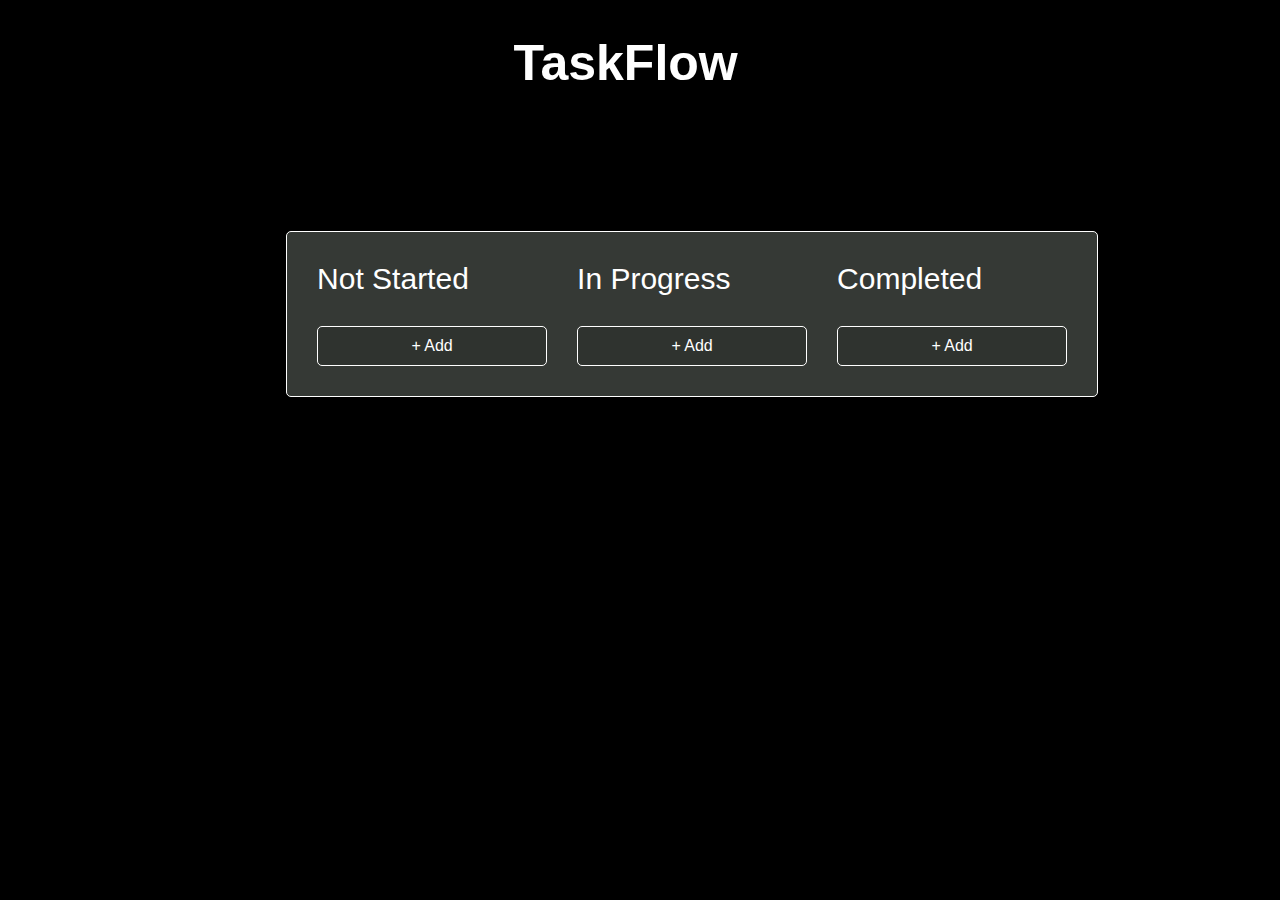
<file: kanban-board-main/taskflow.html>
<!DOCTYPE html>
<html lang="en">
<head>
	<meta charset="UTF-8">
	<meta http-equiv="X-UA-Compatible" content="IE=edge">
	<meta name="viewport" content="width=device-width, initial-scale=1.0">
	<title>TaskFlow</title>
	<link rel="stylesheet" href="css/main.css">
	<link rel="icon" type="image/x-icon" href="../WF__3_-removebg-preview.png">
</head>
<body>
	<h1>TaskFlow</h1>
	<div class="kanban">
		<!-- <div class="kanban__column">
			<div class="kanban__column-title">Not Started</div>
			<div class="kanban__items">
				<div contenteditable class="kanban__item-input">Wash the dishes</div>
				<div class="kanban__dropzone"></div>
			</div>
			<button class="kanban__add-item" type="button">+ Add</button>
		</div> -->
	</div>
	<script src="js/main.js" type="module"></script>
</body>
</html>
</file>
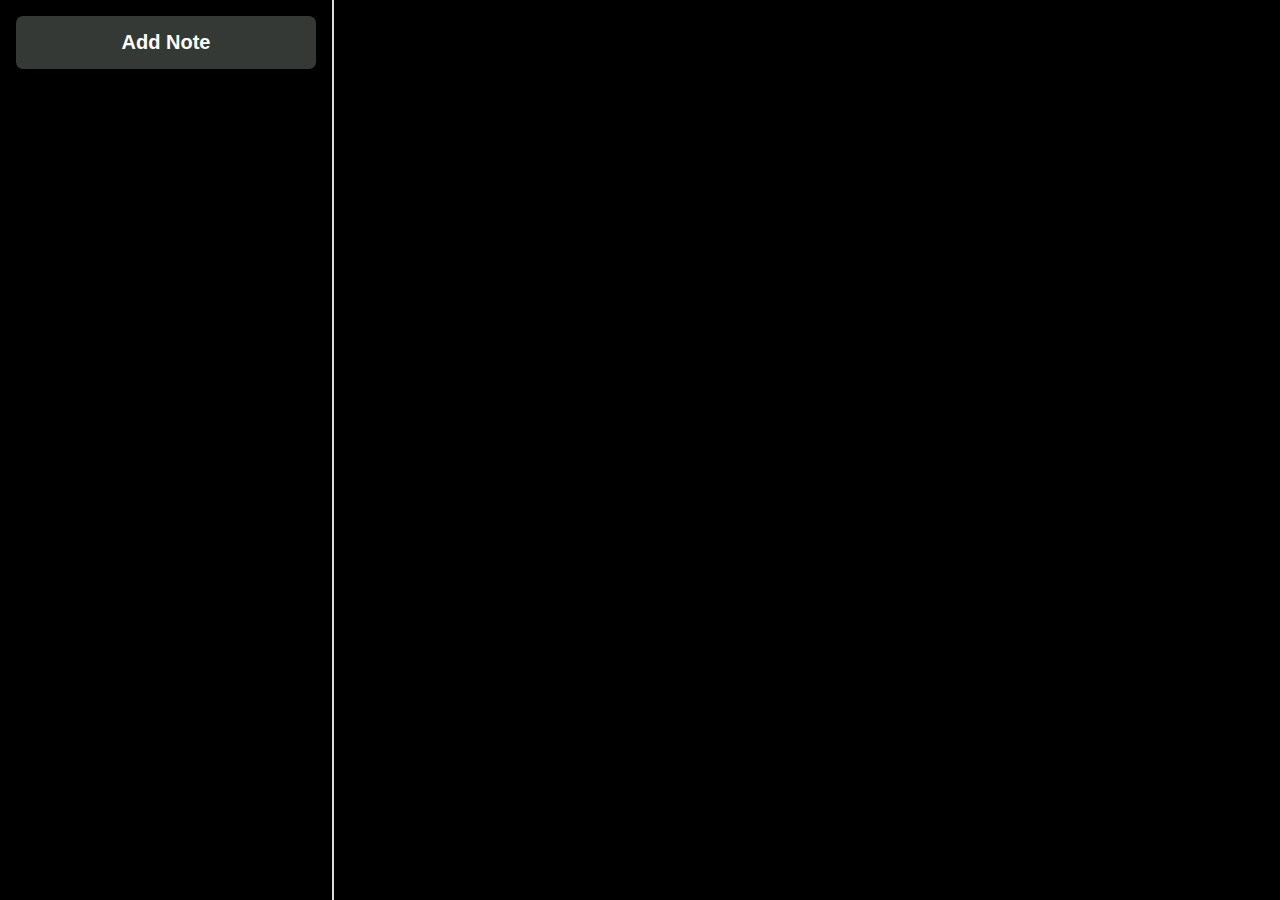
<file: Notes/notes.html>
<!DOCTYPE html>
<html lang="en">
<head>
    <meta charset="UTF-8">
    <meta http-equiv="X-UA-Compatible" content="IE=edge">
    <meta name="viewport" content="width=device-width, initial-scale=1.0">
    <link rel="icon" type="image/x-icon" href="../WF__3_-removebg-preview.png">
    <title>Notes App</title>
    <link rel="stylesheet" href="./css/main.css">
</head>
<body>
    <div class="notes" id="app">
        <!-- <div class="notes__sidebar">
            <button class="notes__add" type="button">Add Note</button>
            <div class="notes__list">
                <div class="notes__list-item notes__list-item--selected">
                    <div class="notes__small-title">Lecture Notes</div>
                    <div class="notes__small-body">I learnt nothing today.</div>
                    <div class="notes__small-updated">Thursday 3:30pm</div>
                </div>
            </div>
        </div>
        <div class="notes__preview">
            <input class="notes__title" type="text" placeholder="Enter a title...">
            <textarea class="notes__body">I am the notes body...</textarea>
        </div> -->
    </div>
    <script src="./js/main.js" type="module"></script>
</body>
</html>
</file>
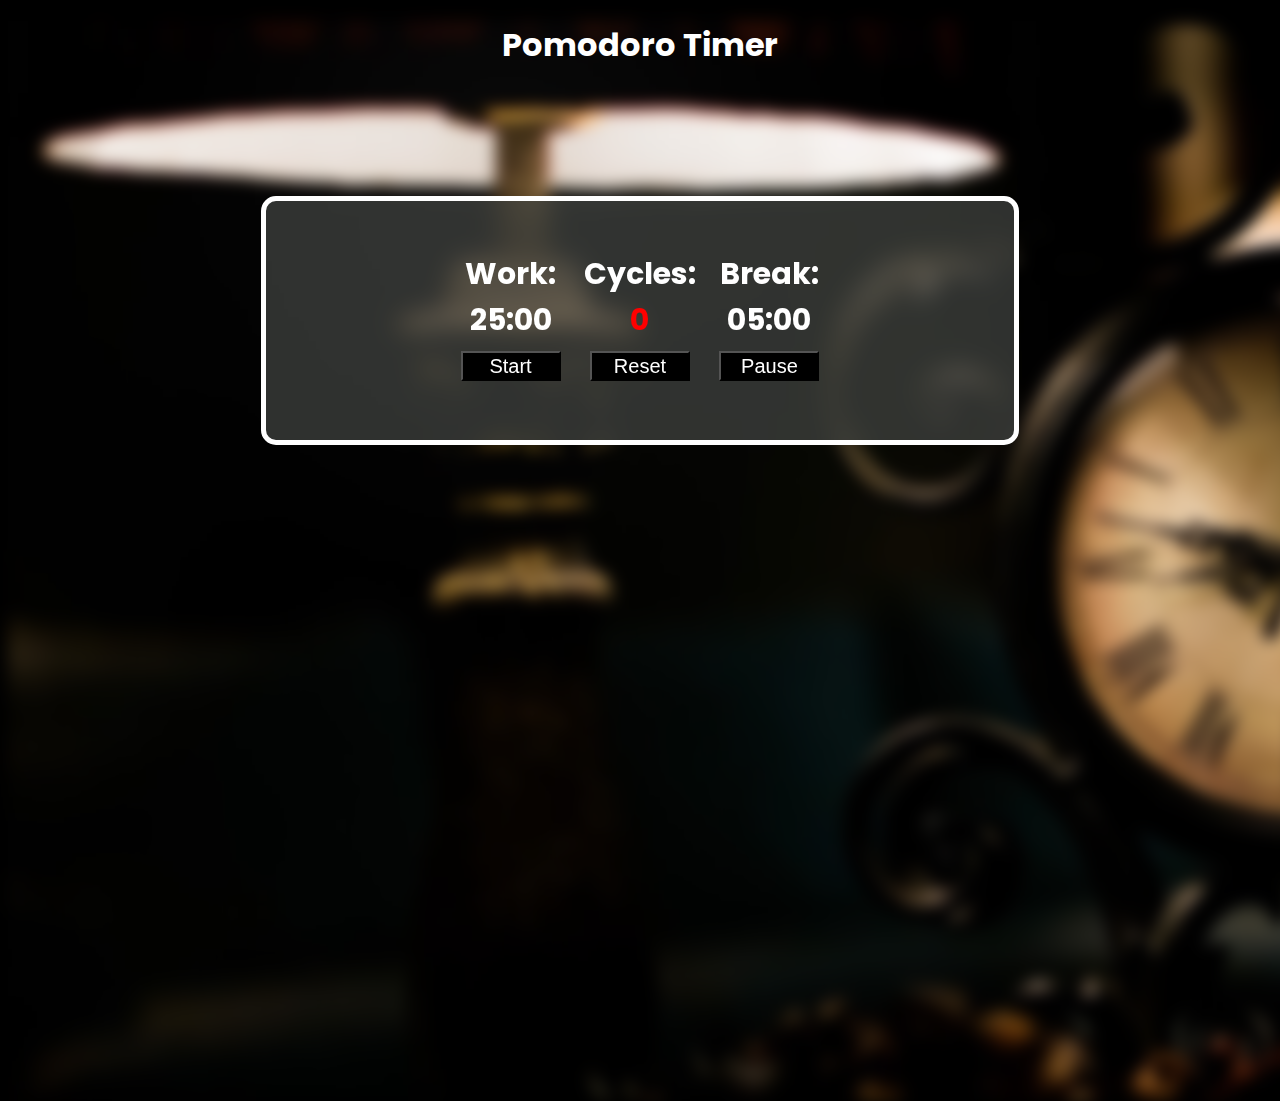
<file: pomodoro-timer-master/pomo.html>
<!DOCTYPE html>
<html lang="en">
<head>
    <meta charset="UTF-8">
    <meta name="viewport" content="width=device-width, initial-scale=1.0">
    <meta http-equiv="X-UA-Compatible" content="ie=edge">
    <link rel="stylesheet" href="pomo.css">
    <title>Pomodoro Timer</title>
    <link rel="preconnect" href="https://fonts.googleapis.com">
<link rel="preconnect" href="https://fonts.gstatic.com" crossorigin>
<link href="https://fonts.googleapis.com/css2?family=Poppins&display=swap" rel="stylesheet">
<link rel="icon" type="image/x-icon" href="../WF__3_-removebg-preview.png">
</head>
<body>
    <div class="main">
        <img src="pomo1.jpg " class="img-c">
    </div>
    <h1>Pomodoro Timer</h1>
    <div id="container">
        <p id="work" class="label">Work:</p><p id="break" class="label">Break:</p><p id="cycles" class="label">Cycles:</p>
        <!--Work Timer-->
        <div id="work-timer" class="timer">
            <p id="w_minutes">25</p><p class="semicolon">:</p><p id="w_seconds">00</p>
        </div>

        <!--Cycle Counter-->
        <p id="counter" class="timer">0</p>

        <!--Break Timer-->
        <div id="break-timer" class="timer">
            <p id="b_minutes">05</p><p class="semicolon">:</p><p id="b_seconds">00</p>
        </div>
        <button id="start" class="btn">Start</button>
        <button id="stop" class="btn">Pause</button>
        <button id="reset" class="btn">Reset</button>
    </div>

    <script src="pomo.js"></script>
</body>
</html>
</file>
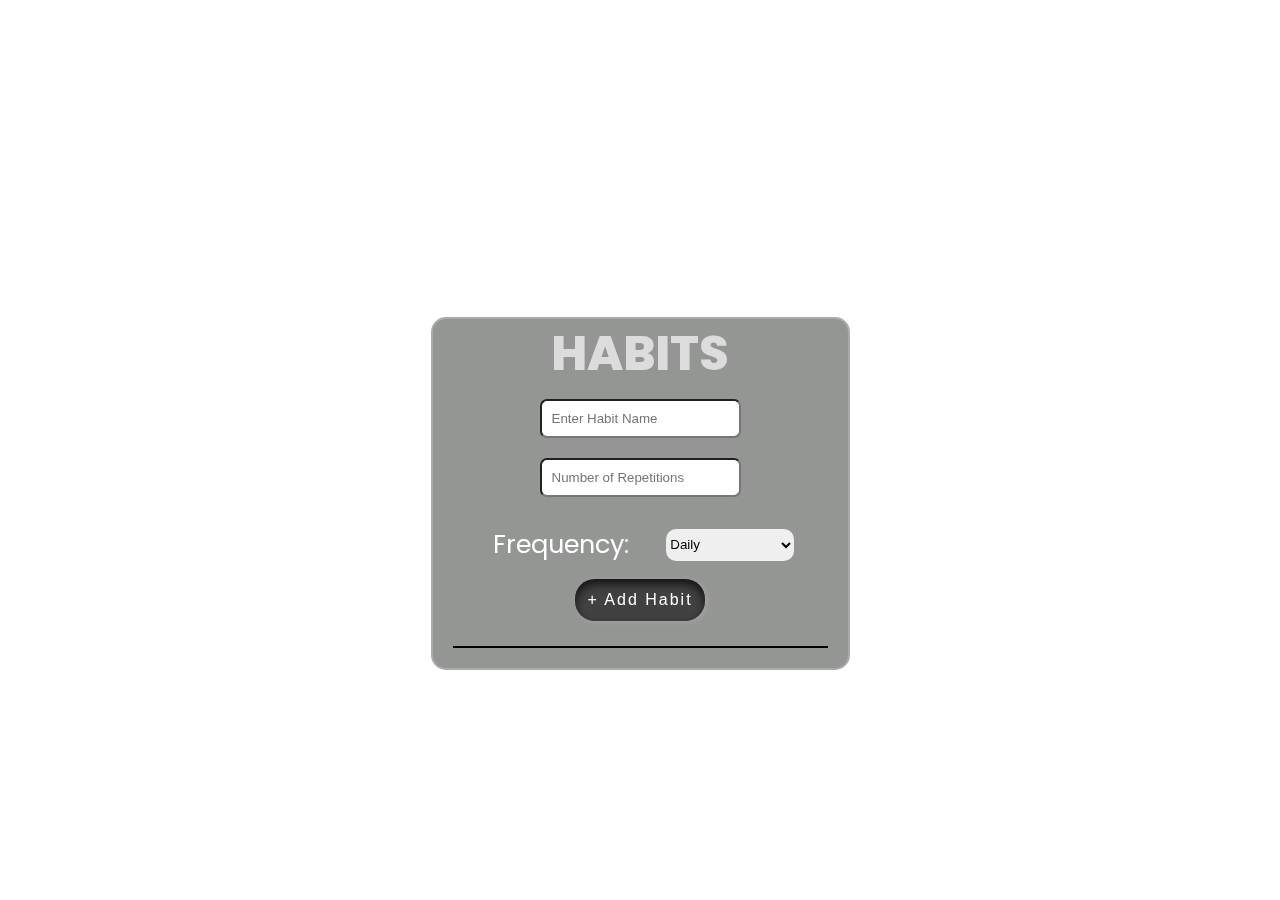
<file: habit-tracker-main zip/habit-tracker-main/habit-tracker-main/habit.html>
<!DOCTYPE html>
<html lang="en">
  <head>
    <meta charset="UTF-8" />
    <meta name="viewport" content="width=device-width, initial-scale=1.0" />
    <link rel="stylesheet" href="./habit.css" />
    <title>Habit Tracker</title>
    <link rel="preconnect" href="https://fonts.googleapis.com">
   <link rel="preconnect" href="https://fonts.gstatic.com" crossorigin>
   <link href="https://fonts.googleapis.com/css2?family=Poppins&display=swap" rel="stylesheet">
   <link rel="icon" type="image/x-icon" href="../WF__3_-removebg-preview.png">
  </head>
  <body>
    <p id="typew"><span class="typed-text"></span><span class="cursor blink">&nbsp;</span></p>
    <div class="container">
      <h2 >HABITS</h2>
      
      <form class="add-habit">
      
          <input
          class="habit"
          type="text"
          name="habit"
          placeholder="Enter Habit Name"
          required
        />
          
        




       <input
        class="habit"
          type="number"
          name="reps"
          placeholder="Number of Repetitions"
          min="1"
          required
        />
        <div class="frequency">
          <label for="timeframe">Frequency: </label>
          <select name="timeframe" id="timeframe">
            <option value="Daily">Daily</option>
            <option value="Weekly">Weekly</option>
            <option value="Monthly">Monthly</option>
            <option value="Yearly">Yearly</option>
          </select>
        </div>
        <input class="btn" type="submit" value="+ Add Habit" />
      </form>

      <ul class="habits">
        <li>Loading...</li>
      </ul>
    </div>

    <script src="./habit.js"></script>
  </body>
</html>
</file>
<file: style.css>
@import url('https://fonts.googleapis.com/css2?family=Poppins:wght@300;400;500;600;700&display=swap');

* {
	margin: 0;
	padding: 0;
	box-sizing: border-box;
	font-family: 'Poppins', sans-serif;
}

:root {
	--grey: #F4F2FF;
	--dark-grey: #B7B7B7;

	--green: #23AE00;
	--light-green: #BDFFAC;

	--red: #FE2727;
	--light-red: #FFD2D2;

	--blue: #277FFE;
	--light-blue: #B6C6FF;
	--dark-blue: #1368E3;

	--bs: #AECFFF;
	--text: #9B9B9B;
	--mat-black: #353935;
	--black: #000000;
	--white:#FFFFFF;


}

a {
	color: var(--blue);
	transition: all .3s ease;
	text-decoration: none;
}

a:hover {
	color: var(--dark-blue);
}

body {
	background: var(--black);
	display: flex;
	justify-content: center;
	align-items: center;
	min-height: 100vh;
	padding: 0 16px;
}
h2{
	color: white;
}

.container {
	max-width: 500px;
	width: 100%;
	position: relative;
}
form {
	width: 100%;
	padding: 28px;
	border-radius: 12px;
	background:var(--mat-black);
	position: absolute;
	top: 50%;
	transform: translateY(-50%) scale(.8);
	opacity: 0;
	z-index: 100;
	transition: all .3s ease;
	transition-delay: 0s;
}
form.active {
	transform: translateY(-50%);
	opacity: 1;
	z-index: 200;
	transition-delay: .3s;
}
.title {
	font-size: 24px;
	font-weight: 600;
	margin-bottom: 20px;
}
.form-group {
	margin-bottom: 14px;
}
.form-group label {
	display: inline-block;
	margin-bottom: 4px;
}
.input-group {
	width: 100%;
	position: relative;
}
.input-group input {
	padding: 12px 40px 12px 20px;
	outline: none;
	border-radius: 6px;
	border: 1px solid var(--dark-grey);
	width: 100%;
	transition: all .3s ease;
}

/* Validation */
.input-group input:focus,
.input-group input:not(:placeholder-shown) {
	border-color: var(--blue);
	background: var(--grey);
}
.input-group input:focus + i,
.input-group input:not(:placeholder-shown) + i {
	color: var(--blue);
}
.input-group input:focus:valid {
	box-shadow: 0 0 0 4px var(--light-green);
}
.input-group input:valid:not(:placeholder-shown) {
	border-color: var(--green);
}
.input-group input:valid:not(:placeholder-shown) + i {
	color: var(--green);
}
.input-group input:invalid:not(:placeholder-shown) {
	border-color: var(--red);
}
.input-group input:invalid:not(:placeholder-shown) + i {
	color: var(--red);
}
.input-group input:focus:invalid {
	box-shadow: 0 0 0 4px var(--light-red);
}
.input-group input:focus,
.input-group input:focus:placeholder-shown {
	box-shadow: 0 0 0 4px var(--bs);
}
/* Validation */

.input-group i {
	position: absolute;
	top: 50%;
	transform: translateY(-50%);
	right: 20px;
	color: var(--text);
	pointer-events: none;
	transition: all .3s ease;
}
.form-group .help-text {
	font-size: 12px;
	color: var(--text);
}
.btn-submit {
	padding: 12px 0;
	display: block;
	width: 100%;
	color: #fff;
	border-radius: 6px;
	cursor: pointer;
	transition: all .3s ease;
	border: none;
	font-weight: 500;
	background: var(--blue);
	margin-bottom: 20px;
}
.btn-submit:hover {
	background: var(--dark-blue);
}
</file>
<file: Flip Clock/app.css>
@import url('https://fonts.googleapis.com/css2?family=Bebas+Neue&display=swap');
html,
body {
  width: 100vw;
  height: 100vh;
  margin: 0;
  border: 0;
  padding: 0;
  -webkit-box-sizing: border-box;
  -moz-box-sizing: border-box;
  box-sizing: border-box;
}

*,
*::before,
*::after {
  -webkit-box-sizing: inherit;
  -moz-box-sizing: inherit;
  box-sizing: inherit;
}

#app {
  width: 100%;
  height: 100%;

  background:black;

  display: flex;
  justify-content: center;
  align-items: center;
}

.flip-clock-container {
  display: flex;
  justify-content: center;
  align-items: center;

  font-family: Bebas Neue;
  font-size: 250px;
  line-height: 0;

}
#ampm{ 
  color:white;
  font-family: Bebas Neue;
  font-size: 50px;
  margin-right: 20px;
  margin-bottom: 224px;

}

.flip-clock-container * {
  -webkit-user-select: none;
  -moz-user-select: none;
  user-select: none;

  cursor: default;
}

.flip-clock {
  display: flex;

  -webkit-perspective: 1000px;
  -moz-perspective: 1000px;
  perspective: 1000px;
}

.digit {
  position: relative;

  /* width: 45px; */
  /* height: 80px; */
  width: 135px; 
  height: 240px;


  box-shadow: 0 0 2px 1px rgba(0, 0, 0, 0.1);
}

.digit-left {
  margin-right: 1px;
}

.digit-right {
  margin-left: 1px;
}

.digit::before,
.digit::after {
  position: absolute;
  z-index: 0;

  display: flex;
  justify-content: center;

  width: 100%;
  height: 50%;
  overflow: hidden;
}

.digit::before {
  content: attr(data-digit-before);

  bottom: 0;
  align-items: flex-start;
}

.digit::after {
  content: attr(data-digit-after);

  top: 0;
  align-items: flex-end;
}

.card {
  position: relative;
  z-index: 1;

  width: 100%;
  height: 50%;

  -webkit-transform-style: preserve-3d;
  -moz-transform-style: preserve-3d;
  transform-style: preserve-3d;

  -webkit-transform-origin: bottom;
  -moz-transform-origin: bottom;
  transform-origin: bottom;

  -webkit-transform: rotateX(0);
  -moz-transform: rotateX(0);
  transform: rotateX(0);

  -webkit-transition: transform .7s ease-in-out;
  -moz-transition: transform .7s ease-in-out;
  transition: transform .7s ease-in-out;
}

.card.flipped {
  transform: rotateX(-180deg);
}

.card-face {
  position: absolute;

  display: flex;
  justify-content: center;

  width: 100%;
  height: 100%;
  overflow: hidden;

  -webkit-backface-visibility: hidden;
  -moz-backface-visibility: hidden;
  backface-visibility: hidden;
}

.card-face-front {
  align-items: flex-end;
}

.card-face-back {
  align-items: flex-start;

  -webkit-transform: rotateX(-180deg);
  -moz-transform: rotateX(-180deg);
  transform: rotateX(-180deg);
}

.digit::before,
.digit::after,
.card-face-front,
.card-face-back {
  background: grey;
  color: white;
}

.digit,
.digit::before,
.digit::after,
.card,
.card-face {
  border-radius: 4px;
}

.digit::before,
.card-face-back {
  background: #353935;
  color: white;

  border-top: 1px solid black;
  border-top-left-radius: 0;
  border-top-right-radius: 0;
}

.digit::after,
.card-face-front {
  background:#353935;
  color: white;

  border-bottom: 1px solid black;
  border-bottom-left-radius: 0;
  border-bottom-right-radius: 0;
}

.digit-left,
.digit-left::before,
.digit-left::after,
.digit-left .card,
.digit-left .card-face {
  border-top-right-radius: 0;
  border-bottom-right-radius: 0;
}

.digit-right,
.digit-right::before,
.digit-right::after,
.digit-right .card,
.digit-right .card-face {
  border-top-left-radius: 0;
  border-bottom-left-radius: 0;
}

.colon {
  color: black;
  margin: 0 6px;
  padding-bottom: 9px;
}
</file>
<file: login/style.css>
@import url('https://fonts.googleapis.com/css2?family=Poppins:wght@300;400;500;600;700&display=swap');

* {
	margin: 0;
	padding: 0;
	box-sizing: border-box;
	font-family: 'Poppins', sans-serif;
}

:root {
	--grey: #F4F2FF;
	--dark-grey: #B7B7B7;

	--green: #23AE00;
	--light-green: #BDFFAC;

	--red: #FE2727;
	--light-red: #FFD2D2;

	--blue: #277FFE;
	--light-blue: #B6C6FF;
	--dark-blue: #1368E3;

	--bs: #AECFFF;
	--text: #9B9B9B;
	--mat-black: #353935;
	--black: #000000;
	--white:#FFFFFF;


}

a {
	color: var(--blue);
	transition: all .3s ease;
	text-decoration: none;
}

a:hover {
	color: var(--dark-blue);
}

body {
	background: var(--black);
	display: flex;
	justify-content: center;
	align-items: center;
	min-height: 100vh;
	padding: 0 16px;
}
h2{
	color: white;
}

.container {
	max-width: 500px;
	width: 100%;
	position: relative;
}
form {
	width: 100%;
	padding: 28px;
	border-radius: 12px;
	background:var(--mat-black);
	position: absolute;
	top: 50%;
	transform: translateY(-50%) scale(.8);
	opacity: 0;
	z-index: 100;
	transition: all .3s ease;
	transition-delay: 0s;
}
form.active {
	transform: translateY(-50%);
	opacity: 1;
	z-index: 200;
	transition-delay: .3s;
}
.title {
	font-size: 24px;
	font-weight: 600;
	margin-bottom: 20px;
}
.form-group {
	margin-bottom: 14px;
}
.form-group label {
	display: inline-block;
	margin-bottom: 4px;
}
.input-group {
	width: 100%;
	position: relative;
}
.input-group input {
	padding: 12px 40px 12px 20px;
	outline: none;
	border-radius: 6px;
	border: 1px solid var(--dark-grey);
	width: 100%;
	transition: all .3s ease;
}

/* Validation */
.input-group input:focus,
.input-group input:not(:placeholder-shown) {
	border-color: var(--blue);
	background: var(--grey);
}
.input-group input:focus + i,
.input-group input:not(:placeholder-shown) + i {
	color: var(--blue);
}
.input-group input:focus:valid {
	box-shadow: 0 0 0 4px var(--light-green);
}
.input-group input:valid:not(:placeholder-shown) {
	border-color: var(--green);
}
.input-group input:valid:not(:placeholder-shown) + i {
	color: var(--green);
}
.input-group input:invalid:not(:placeholder-shown) {
	border-color: var(--red);
}
.input-group input:invalid:not(:placeholder-shown) + i {
	color: var(--red);
}
.input-group input:focus:invalid {
	box-shadow: 0 0 0 4px var(--light-red);
}
.input-group input:focus,
.input-group input:focus:placeholder-shown {
	box-shadow: 0 0 0 4px var(--bs);
}
/* Validation */

.input-group i {
	position: absolute;
	top: 50%;
	transform: translateY(-50%);
	right: 20px;
	color: var(--text);
	pointer-events: none;
	transition: all .3s ease;
}
.form-group .help-text {
	font-size: 12px;
	color: var(--text);
}
.btn-submit {
	padding: 12px 0;
	display: block;
	width: 100%;
	color: #fff;
	border-radius: 6px;
	cursor: pointer;
	transition: all .3s ease;
	border: none;
	font-weight: 500;
	background: var(--blue);
	margin-bottom: 20px;
}
.btn-submit:hover {
	background: var(--dark-blue);
}
</file>
<file: Notes/css/main.css>
html,
body {
    height: 100%;
    margin: 0;
    background-color: black;
}

.notes {
    display: flex;
    height: 100%;
}

.notes * {
    font-family: sans-serif;
}

.notes__sidebar {
    border-right: 2px solid #dddddd;
    flex-shrink: 0;
    overflow-y: auto;
    padding: 1em;
    width: 300px;
}

.notes__add {
    background: #353935;
    border: none;
    border-radius: 7px;
    color: #ffffff;
    cursor: pointer;
    font-size: 1.25em;
    font-weight: bold;
    margin-bottom: 1em;
    padding: 0.75em 0;
    width: 100%;
}

.notes__add:hover {
    background: #00af8c;
}

.notes__list-item {
    cursor: pointer;
}

.notes__list-item--selected {
    background: #353935;
    border-radius: 7px;
    font-weight: bold;
}

.notes__small-title,
.notes__small-updated {
    padding: 10px;
}

.notes__small-title {
    font-size: 1.2em;
    color: white;
   
}

.notes__small-body {
    padding: 0 10px;
    color: white;
    
}

.notes__small-updated {
    color: #aaaaaa;
    font-style: italic;
    text-align: right;
}

.notes__preview {
    display: flex;
    flex-direction: column;
    padding: 2em 3em;
    flex-grow: 1;
}

.notes__title,
.notes__body {
    border: none;
    outline: none;
    width: 100%;
}

.notes__title {
    font-size: 3em;
    font-weight: bold;
    color: white;
    background-color: black;
}

.notes__body {
    flex-grow: 1;
    font-size: 1.2em;
    line-height: 1.5;
    margin-top: 2em;
    resize: none;
    color: white;
    background-color: black;

}
</file>
<file: pomodoro-timer-master/style.css>
html {
    background-color: black;
    height: 100%;
    font-family: 'Poppins', sans-serif;
    color: white;
}

h1 {
    color: white;
  
    text-align: center;
}

body{
   
}
#container {
    text-align: center;
    
    /* height: 50%;
    width: 50%; */
    background-color: #353935;
    margin-top: 10%;
    padding: 4%;
    border: 5px solid white;
    margin-left: 20%;
    margin-right: 20%;
    
    

    display: grid;
    grid-template-columns: repeat(5, 1fr);
    grid-template-rows: repeat(3, 1fr);
}

/*timers*/
.label {
    align-self: center;
    justify-self: center;

    font-size: 30px;
    font-weight: bold;
}

#work {
    grid-area: 1 / 2 / 1 / 2;
    padding: px;
}
#break {
    grid-area: 1 / 4 / 1 / 4;
}
#cycles {
    grid-area: 1 / 3 / 1 / 3;
}

.timer {
    display: flex;
    align-self: center;
    justify-self: center;

    font-size: 30px;
    font-weight: bold;
}

p {
    margin: 0;
    padding: 0;
}

#counter {
    grid-area: 2 / 3 / 2 / 3;
    color: red;
}

#work-timer {
    grid-area: 2 / 2 / 2 / 2;
}

#break-timer {
    grid-area: 2 / 4 / 2 / 4;
}

/*buttons*/

.btn {
    align-self: center;
    justify-self: center;

    width: 100px;
    height: 30px;

    font-size: 20px;
    background-color: black;
    color: white;
}

#start {
    grid-area: 3 / 2 / 3 / 2;
}

#reset {
    grid-area: 3 / 3 / 3 / 3;
}

#stop {
    grid-area: 3 / 4 / 3 / 4;
}
</file>
<file: habit-tracker-main zip/habit-tracker-main/habit-tracker-main/style.css>
* {
  margin: 0;
  padding: 0;
}

html {
  box-sizing: border-box;
  min-height: 100vh;
  display: flex;
  justify-content: center;
  align-items: center;
  text-align: center;
  background-image: url(https://images.unsplash.com/photo-1572061487787-3cd4292f12bf?ixlib=rb-4.0.3&ixid=MnwxMjA3fDB8MHxwaG90by1wYWdlfHx8fGVufDB8fHx8&auto=format&fit=crop&w=2070&q=80);
}

body {
  margin: 0;
  font-family: 'Poppins', sans-serif;
  -webkit-font-smoothing: antialiased;
  -moz-osx-font-smoothing: grayscale;
  /* background: black; */
}

.container {
  padding: 20px;
  background-color: #35393587;
  border-radius: 15px;
  height:386x;
  width: 375px;
  border: 2px solid rgba(255, 255, 255, 0.208);
  backdrop-filter: blur(8px)

}


.habit:active{
border: 2px solid black;
}

h2 {
  text-align: center;
  font-weight: 800;
  color: rgb(220, 220, 220);
  font-size:3rem;
  display: inline-block;
  width: 178px;
  line-height: 30px;
  padding-bottom: 20px;
}

.habits {
  text-align: left;
  list-style: none;
}

.habits li {
  border-bottom: 1px solid #bfbebe;
  padding: 10px;
  font-weight: 400;
  display: flex;
  align-items: center;
  color: white;
}

.habits label {
  flex: 1;
  cursor: pointer;
}

.habits input {
  margin-right: 12px;
}

.habits input {
  display: none;
}

.habits input + label:before {
  content: "+";
  margin-right: 12px;
}

.habits input + label span {
  font-weight: 200;
  font-size: 0.75rem;
}

.habits input:checked + label {
  text-decoration: line-through;
  color: lightgrey;
}

.habits button {
  padding:0.4rem 0.8rem;
  background-color: rgba(0, 0, 0, 0.301);
  margin: 5px;
  outline: 0;
  /* border: 0; */
  border-radius: 10px;
  color: white;
}

.add-habit {
  width: 100%;
  display: flex;
  flex-direction: column;
  align-items: center;
  padding-bottom: 10px;
  border-bottom: 2px solid black;
}

.add-habit input {
  padding: 10px;
  margin: 10px;
  /* outline: 0; */
  /* border: 0; */
  border-radius: 7px;
}

.add-habit input[type=submit]{
  border: 0;
}

.add-habit select {
  border-radius: 10px;
  border: none;
  height: 2rem;
  width: 8rem;
}

.frequency {
  width: 100%;
  display: flex;
  align-items: center;
  justify-content: space-evenly;
  flex-direction: row;
  color: white;
  font-size: 1.6rem;
}font
.habit{
  width: 70%;
  height: 60%;
  border-radius: 3%;
}



.btn[type=submit]{
  /* outline:none; */
  cursor: pointer;
  position:relative;
  background-color: #242323bc;
  font-size: 16px;
  font-weight: 300px;
  color: white;
  
  letter-spacing: 2px;
  padding: 12px;
  margin:15px auto;
  border-radius: 20px;
  box-shadow:2px 1px 5px rgb(166, 164, 164), inset 0px 5px 10px #000000b5;
  /* padding-top: 20%; */
}

.btn:hover {
  box-shadow: 2px 1px 5px rgba(245, 245, 245, 0.728), inset 0px 5px 10px #000000b5;
  top: 2px;
}

.btn:active {
  box-shadow:  inset 0px 5px 10px #000000b5; 
  top: 6px;
}
.frequency{
 padding-left: 2%;
  margin-top: 5%;
}





#typew {
  font-size: 2.4rem;
  color: white;
  font-family: 'Poppins', sans-serif;
  font-weight: 800;
  margin-bottom: 30px;
}

.typed-text {
  color: var(--teal);
  font-family: var(--redressed);
}

.cursor {
  display: inline-block;
  width: 3px;
  margin-left: 4px;
  background: var(--teal);
}

.cursor.blink {
  animation: blink 0.8s ease-in-out infinite;
}

@keyframes blink {
  0%, 100% {
    background: var(--teal);
  }
  40%, 50% {
    background: transparent;
  }
}
</file>
<file: Flip Clock/flip.css>
@import url('https://fonts.googleapis.com/css2?family=Bebas+Neue&display=swap');
html,
body {
  width: 100vw;
  height: 100vh;
  margin: 0;
  border: 0;
  padding: 0;
  -webkit-box-sizing: border-box;
  -moz-box-sizing: border-box;
  box-sizing: border-box;
}

*,
*::before,
*::after {
  -webkit-box-sizing: inherit;
  -moz-box-sizing: inherit;
  box-sizing: inherit;
}

#app {
  width: 100%;
  height: 100%;

  background:black;

  display: flex;
  justify-content: center;
  align-items: center;
}

.flip-clock-container {
  display: flex;
  justify-content: center;
  align-items: center;

  font-family: Bebas Neue;
  font-size: 250px;
  line-height: 0;

}
#ampm{ 
  color:white;
  font-family: Bebas Neue;
  font-size: 50px;
  margin-right: 20px;
  margin-bottom: 224px;

}

.flip-clock-container * {
  -webkit-user-select: none;
  -moz-user-select: none;
  user-select: none;

  cursor: default;
}

.flip-clock {
  display: flex;

  -webkit-perspective: 1000px;
  -moz-perspective: 1000px;
  perspective: 1000px;
}

.digit {
  position: relative;

  /* width: 45px; */
  /* height: 80px; */
  width: 135px; 
  height: 240px;


  box-shadow: 0 0 2px 1px rgba(0, 0, 0, 0.1);
}

.digit-left {
  margin-right: 1px;
}

.digit-right {
  margin-left: 1px;
}

.digit::before,
.digit::after {
  position: absolute;
  z-index: 0;

  display: flex;
  justify-content: center;

  width: 100%;
  height: 50%;
  overflow: hidden;
}

.digit::before {
  content: attr(data-digit-before);

  bottom: 0;
  align-items: flex-start;
}

.digit::after {
  content: attr(data-digit-after);

  top: 0;
  align-items: flex-end;
}

.card {
  position: relative;
  z-index: 1;

  width: 100%;
  height: 50%;

  -webkit-transform-style: preserve-3d;
  -moz-transform-style: preserve-3d;
  transform-style: preserve-3d;

  -webkit-transform-origin: bottom;
  -moz-transform-origin: bottom;
  transform-origin: bottom;

  -webkit-transform: rotateX(0);
  -moz-transform: rotateX(0);
  transform: rotateX(0);

  -webkit-transition: transform .7s ease-in-out;
  -moz-transition: transform .7s ease-in-out;
  transition: transform .7s ease-in-out;
}

.card.flipped {
  transform: rotateX(-180deg);
}

.card-face {
  position: absolute;

  display: flex;
  justify-content: center;

  width: 100%;
  height: 100%;
  overflow: hidden;

  -webkit-backface-visibility: hidden;
  -moz-backface-visibility: hidden;
  backface-visibility: hidden;
}

.card-face-front {
  align-items: flex-end;
}

.card-face-back {
  align-items: flex-start;

  -webkit-transform: rotateX(-180deg);
  -moz-transform: rotateX(-180deg);
  transform: rotateX(-180deg);
}

.digit::before,
.digit::after,
.card-face-front,
.card-face-back {
  background: grey;
  color: white;
}

.digit,
.digit::before,
.digit::after,
.card,
.card-face {
  border-radius: 4px;
}

.digit::before,
.card-face-back {
  background: #353935;
  color: white;

  border-top: 1px solid black;
  border-top-left-radius: 0;
  border-top-right-radius: 0;
}

.digit::after,
.card-face-front {
  background:#353935;
  color: white;

  border-bottom: 1px solid black;
  border-bottom-left-radius: 0;
  border-bottom-right-radius: 0;
}

.digit-left,
.digit-left::before,
.digit-left::after,
.digit-left .card,
.digit-left .card-face {
  border-top-right-radius: 0;
  border-bottom-right-radius: 0;
}

.digit-right,
.digit-right::before,
.digit-right::after,
.digit-right .card,
.digit-right .card-face {
  border-top-left-radius: 0;
  border-bottom-left-radius: 0;
}

.colon {
  color: black;
  margin: 0 6px;
  padding-bottom: 9px;
}
</file>
<file: HomePage/home.css>
/* body{ */
    /* background-image: url("Studying.jpg"); */
    /* background-size: cover; */
/* } */
/* * { */
    /* margin:0; */
    /* padding:0; */
    /* box-sizing:border-box; */
    /* border: 1px solid green; */
  /* } */

  *{
    scroll-behavior: smooth;
  
  }

#img{
    position: absolute;
    object-fit: cover;
    height: 100vh;
    width: 100vw;
    overflow-x: hidden;
    z-index: -1;
    opacity: 1;
    
}

.logo
{
   width: 3%;
}
.logo:hover {
    transform: scale(1.1); /* (150% zoom - Note: if the zoom is too large, it will go outside of the viewport) */
  }


body{
    font-family: 'Poppins', sans-serif;
    overflow-x: hidden;
  }
  #home{
    position: fixed;
    top: 0;
    width: 100%;
    z-index: 3;
  }
  .make-bl{
    display: block;
  }
  .nav-item{
    margin-left: 7%;
    margin-right: 15%;
    font-size:large;
   
  }
.navbar-brand{
    font-weight: 600;
    /* margin-left: 1%; */
}

.navbar-brand:hover {
    transform: scale(1.1); /* (150% zoom - Note: if the zoom is too large, it will go outside of the viewport) */
  } 
.nav-link:hover {
    transform: scale(1.1); /* (150% zoom - Note: if the zoom is too large, it will go outside of the viewport) */
  }
#navbarSupportedContent{
    margin-left: 25%;
}
.navbar-nav li > a{
    color: grey;
  }
  .navbar-nav li > a:hover{
    color: #333;
  }
  
  .navbar-nav li > a:after {
      content: '';
      display: block;
      width: 0;
      height: 2px;
      background: #000;
      transition: width .3s;
  }
  .navbar-nav li > a:hover::after {
      width: 100%;
      transition: width .3s;
  }

.main-hd{
    color: white ;
    font-weight: 600;
    font-size: 400%;
}
.head-div{
    margin-left: 27%;
    margin-top: 8%;
}
/* .head-div p{
    color: white;
    opacity: 0.7;
    padding-left: 15%;
    padding-top: 1%;
    font-size: medium;
} */

.wrap{

    margin-top: 10%;
    color: white;
    margin-left: 4%;
    
    
}

/* heading ------------------------------------------------------------------------- */
.typetext{

    font-size: 3.8rem;
    font-weight: 600;

}
.typetext:hover {
    transform: scale(1.1); /* (150% zoom - Note: if the zoom is too large, it will go outside of the viewport) */
  }
.typedis{
    margin-left: 6%;
    color: white;
    opacity: .7;
}
.typedis:hover {
    transform: scale(1.05); /* (150% zoom - Note: if the zoom is too large, it will go outside of the viewport) */
  }

  
  .typed-text {
    color: white;
    font-family: 'Poppins', sans-serif;
   
  }
  
  .cursor {
    display: inline-block;
    width: 2px;
    margin-left: 5px;
    background: white;
  }
  
  .cursor.blink {
    animation: blink 0.8s ease-in-out infinite;
  }
  
  @keyframes blink {
    0%, 100% {
      background: white;
    }
    40%, 50% {
      background: white;
    }
}


/* Quote------------------------------------------ */



#quote{
    font-size: 19px;
    word-wrap: break-word;
white-space: pre-wrap;
word-break: break-word;
width: 40%;
}

.wrap{
    margin-top: 11%;
    
}
#author{
    font-size: 14px;
    font-style: italic;
   
}

/* button */

.btn-pink {
    background-color: #e84949;
    width: fit-content;
    color: white;
    padding: 0.4rem 1.3rem;
    box-shadow: 5px 5px 7px 0px #0000003f;
    font-size: 15px;
    cursor: pointer;
    transition: all 0.5s;
    font-weight: 500;
    position: relative;
    z-index: 1;
    margin-top: 1.5%;
  }
  .btn-pink::before {
    content: "";
    position: absolute;
    background-color: #1f1f1f;
    top: 0;
    left : 0;
    right: 0;
    bottom: 0;
    z-index: -1;
    transform: scaleX(0);
    transform-origin: left;
    transition: all 0.8s;
  }
  .btn-pink:hover::before {
    transform: scaleX(1);
  }
  .btn-pink:hover {
    color: #fff;
  }


  /* CARDS--------------------------------------------------------- */
#features
{
    
    display: flex;
    flex-wrap: wrap;
    justify-content: space-between;
    align-items:center;
    margin-top: 18%;
    align-content: space-between;
    max-width: 60%;
    margin-left: 22%;
    
    
    
}

  .Card2{
    position: relative;
    display: inline-block;
    width: 300px;
    height: 300px;
    margin: 1em;
    background-size: cover;
    border-radius: 10px;
    box-shadow: 0px 25px 50px rgba(0, 0, 0, 0.5);
    overflow: hidden;
    -moz-transition: 0.5s;-o-transition: 0.5s;-webkit-transition: 0.5s;transition: 0.5s;
   
  }
  .Card2:hover {
    transform: scale(1.1); /* (150% zoom - Note: if the zoom is too large, it will go outside of the viewport) */
  } 
  .Card2.ph1{background: url('../flip.png') center no-repeat ;background-size: cover; }
  .Card2.ph2{background: url('../pomo.png') center no-repeat;background-size: cover; }
  .Card2.ph3{background: url('../note.png') center no-repeat;background-size: cover; }
  .Card2.ph4{background: url('../habit.png') center no-repeat;background-size: cover; }
  .Card2.ph5{background: url('../kanban-board-main/Screenshot\ 2023-05-14\ 153004.png') center no-repeat;background-size: cover; }
  .Card2.ph6{background: url('../meditation-app-master-zip/meditation-app-master/meditation-app-master/Screenshot\ 2023-05-14\ 160001.png') center no-repeat;background-size: cover; }

  
  .Card2 .overlay{
    width: 100%;
    height: 100%;
    position: absolute;
    padding: 1em;
    top: 0;
    z-index: 10;
    color: #fff;
    -moz-transition: 0.5s;-o-transition: 0.5s;-webkit-transition: 0.5s;transition: 0.5s;
  }
  
  .Card2 .overlay h2{
    position: relative;
    margin: 2em 0px;
    top: -200px;
    -moz-transition: 0.5s;-o-transition: 0.5s;-webkit-transition: 0.5s;transition: 0.5s;
  }
  
  .Card2 .overlay a{
    position: relative;
    width: 70%;
    top: 300px;
    padding: 0.5em 2em;
    border: 2px solid #fff;
    text-decoration: none;
    color:#FFFFFF;
    border-radius: 3px;
    -moz-transition: 0.5s;-o-transition: 0.5s;-webkit-transition: 0.5s;transition: 0.5s;
  }
  .Card2 a:hover{background: #fff;color:#5c5c5c;}
  
  .Card2:hover .overlay{background: black;}
  .Card2:hover h2{top: 0px;}
  .Card2:hover a{top: 0px;}
  
  
  @media screen and (max-width: 700px){
  
  
    /* --- Card2 ---- */
  
    .Card2{
      position: relative;
      display:block;
      width: 100%;
      height: 300px;
      margin: 3em 0em;
      border-radius: 0px;
      box-shadow: 0px 25px 50px rgba(0, 0, 0, 0.5);
      overflow: hidden;
      transition: all .4s ease;
    }
}

/* footer ------------------------------------------------------------------- */

*{
  font-family: 'Poppins', sans-serif;
margin: 0;
padding: 0;
outline: 0;
border: 0;
}

*, *::after, *::before{
box-sizing: border-box;
}

:root {
  --background: #e9eef2;
  --color: white;
  --color-2: white;
  --color-3: white;
  --transition: all 0.25s ease 0s
}

html {
  font-size: 16px;
  overflow-x: hidden;
  scroll-behavior: smooth
}

@media screen and (max-width: 768px) {
  html {
      font-size:15px
  }
}

@media screen and (max-width: 465px) {
  html {
      font-size:14px
  }
}

footer{
  margin-top: 15%;
  background: black;
  color: white;

}

.container {
  max-width: 1110px;
  margin: 0 auto;
  position: relative;
  padding: 2rem;
}

.copyright {
padding: 2rem 0 0 0;
font-size: 1rem;
font-weight: 300;
color: var(--color-3);
text-align: center;
border-top: 1px solid var(--color-3);
}

.footer-nav{
  padding: 1rem 0
}

.footer-nav .col {
max-width: 300px;
}

p.site-decription {
color: var(--color-3);
font-size: 1rem;
font-weight: 400;
}

.social-medias a {
color: var(--color-2);
width: 3rem;
height: 3em;
border: 2px solid var(--color-2);
border-radius: 50%;
}

.social-medias svg {
vertical-align: middle;
width: 1.5rem;
height: 1.5rem;
}

.flex{
display: flex;
align-items: center;
justify-content: center;
flex-wrap: wrap;
}

.flex-start{
align-items: flex-start;
}

.flex-jc-start{
justify-content: flex-start;
}

.flex-around{
justify-content: space-around;
}

.flex-column{
flex-direction: column;
}

.flex-g-1{
gap: 1rem;
}

.col{
flex: 1;
}

.col-list ul li{
list-style: none;
}

.col-list ul li a{
text-decoration: none;
color: var(--color-3);
transition: var(--transition)
}

.col-list ul li a:hover,
.col-list ul li a:focus{
color: var(--color);
text-decoration: underline
}


@media screen and (max-width: 1100px){
.footer-nav{
  flex-direction: column;
  flex-wrap: wrap;
}
}
</file>
<file: kanban-board-main/css/main.css>
@import url('https://fonts.googleapis.com/css2?family=Bebas+Neue&display=swap');
body{
background-color: black;
font-family: 'Poppins', sans-serif;
align-items: center;

}
h1{
	color: white;
	margin-left: 40%;
	font-size: 50px;


}

.kanban {
	display: flex;
	padding: 30px;
	width: 750px;
	background: #353935;
	border-radius: 5px;
	margin-top: 11%;
	margin-left: 22%;
	border: solid 1px white;
}

.kanban * {
	font-family: sans-serif;
}

.kanban__column {
	flex: 1;
}

.kanban__column:not(:last-child) {
	margin-right: 30px;
}

.kanban__column-title {
	margin-bottom: 20px;
	font-size: 30px;
	color: white;
	user-select: none;
}

.kanban__item-input {
	padding: 10px 15px;
	box-sizing: border-box;
	background: white;
	border-radius: 5px;
	cursor: pointer;
	
}

.kanban__dropzone {
	height: 10px;
	transition: background 0.15s, height 0.15s;
}

.kanban__dropzone--active {
	height: 20px;
	background: rgba(0, 0, 0, 0.25);
}

.kanban__add-item {
	width: 100%;
	padding: 10px 0;
	font-size: 16px;
	color: white;
	background: rgba(0, 0, 0, 0.1);
	border: none;
	border-radius: 5px;
	cursor: pointer;
	border: solid 1px white;
}
</file>
<file: pomodoro-timer-master/pomo.css>
html {
    background-color: black;
    height: 100%;
    font-family: 'Poppins', sans-serif;
    color: white;
    overflow: hidden;
}

h1 {
    color: white;
  
    text-align: center;
}

.img-c{
    position: absolute;

    /* height: 100vh; */
    /* opacity: 0.6; */
    z-index: -2;
    overflow: hidden;
    object-fit: cover;
    filter: blur(8px);
  -webkit-filter: blur(8px);

   
}
#container {
    z-index: 2;
    text-align: center;

    border: 2px solid rgba(255, 255, 255, 0.208);
  backdrop-filter: blur(10px);
  border-radius: 15px;
    /* height: 50%;
    width: 50%; */
    background-color:#434543b4;
    margin-top: 10%;
    padding: 4%;
    border: 5px solid white;
    margin-left: 20%;
    margin-right: 20%;

    
    

    display: grid;
    grid-template-columns: repeat(5, 1fr);
    grid-template-rows: repeat(3, 1fr);
}

/*timers*/
.label {
    align-self: center;
    justify-self: center;

    font-size: 30px;
    font-weight: bold;
}

#work {
    grid-area: 1 / 2 / 1 / 2;
    padding: px;
}
#break {
    grid-area: 1 / 4 / 1 / 4;
}
#cycles {
    grid-area: 1 / 3 / 1 / 3;
}

.timer {
    display: flex;
    align-self: center;
    justify-self: center;

    font-size: 30px;
    font-weight: bold;
}

p {
    margin: 0;
    padding: 0;
}

#counter {
    grid-area: 2 / 3 / 2 / 3;
    color: red;
}

#work-timer {
    grid-area: 2 / 2 / 2 / 2;
}

#break-timer {
    grid-area: 2 / 4 / 2 / 4;
}

/*buttons*/

.btn {
    align-self: center;
    justify-self: center;

    width: 100px;
    height: 30px;

    font-size: 20px;
    background-color: black;
    color: white;
}

#start {
    grid-area: 3 / 2 / 3 / 2;
}

#reset {
    grid-area: 3 / 3 / 3 / 3;
}

#stop {
    grid-area: 3 / 4 / 3 / 4;
}
</file>
<file: habit-tracker-main zip/habit-tracker-main/habit-tracker-main/habit.css>
* {
  margin: 0;
  padding: 0;
}

html {
  box-sizing: border-box;
  min-height: 100vh;
  display: flex;
  justify-content: center;
  align-items: center;
  text-align: center;
  background-image: url(https://images.unsplash.com/photo-1572061487787-3cd4292f12bf?ixlib=rb-4.0.3&ixid=MnwxMjA3fDB8MHxwaG90by1wYWdlfHx8fGVufDB8fHx8&auto=format&fit=crop&w=2070&q=80);
}

body {
  margin: 0;
  font-family: 'Poppins', sans-serif;
  -webkit-font-smoothing: antialiased;
  -moz-osx-font-smoothing: grayscale;
  /* background: black; */
}

.container {
  padding: 20px;
  background-color: #35393587;
  border-radius: 15px;
  height:386x;
  width: 375px;
  border: 2px solid rgba(255, 255, 255, 0.208);
  backdrop-filter: blur(8px)

}


.habit:active{
border: 2px solid black;
}

h2 {
  text-align: center;
  font-weight: 800;
  color: rgb(220, 220, 220);
  font-size:3rem;
  display: inline-block;
  width: 178px;
  line-height: 30px;
  padding-bottom: 20px;
}

.habits {
  text-align: left;
  list-style: none;
}

.habits li {
  border-bottom: 1px solid #bfbebe;
  padding: 10px;
  font-weight: 400;
  display: flex;
  align-items: center;
  color: white;
}

.habits label {
  flex: 1;
  cursor: pointer;
}

.habits input {
  margin-right: 12px;
}

.habits input {
  display: none;
}

.habits input + label:before {
  content: "+";
  margin-right: 12px;
}

.habits input + label span {
  font-weight: 200;
  font-size: 0.75rem;
}

.habits input:checked + label {
  text-decoration: line-through;
  color: lightgrey;
}

.habits button {
  padding:0.4rem 0.8rem;
  background-color: rgba(0, 0, 0, 0.301);
  margin: 5px;
  outline: 0;
  /* border: 0; */
  border-radius: 10px;
  color: white;
}

.add-habit {
  width: 100%;
  display: flex;
  flex-direction: column;
  align-items: center;
  padding-bottom: 10px;
  border-bottom: 2px solid black;
}

.add-habit input {
  padding: 10px;
  margin: 10px;
  /* outline: 0; */
  /* border: 0; */
  border-radius: 7px;
}

.add-habit input[type=submit]{
  border: 0;
}

.add-habit select {
  border-radius: 10px;
  border: none;
  height: 2rem;
  width: 8rem;
}

.frequency {
  width: 100%;
  display: flex;
  align-items: center;
  justify-content: space-evenly;
  flex-direction: row;
  color: white;
  font-size: 1.6rem;
}font
.habit{
  width: 70%;
  height: 60%;
  border-radius: 3%;
}



.btn[type=submit]{
  /* outline:none; */
  cursor: pointer;
  position:relative;
  background-color: #242323bc;
  font-size: 16px;
  font-weight: 300px;
  color: white;
  
  letter-spacing: 2px;
  padding: 12px;
  margin:15px auto;
  border-radius: 20px;
  box-shadow:2px 1px 5px rgb(166, 164, 164), inset 0px 5px 10px #000000b5;
  /* padding-top: 20%; */
}

.btn:hover {
  box-shadow: 2px 1px 5px rgba(245, 245, 245, 0.728), inset 0px 5px 10px #000000b5;
  top: 2px;
}

.btn:active {
  box-shadow:  inset 0px 5px 10px #000000b5; 
  top: 6px;
}
.frequency{
 padding-left: 2%;
  margin-top: 5%;
}





#typew {
  font-size: 2.4rem;
  color: white;
  font-family: 'Poppins', sans-serif;
  font-weight: 800;
  margin-bottom: 30px;
}

.typed-text {
  color: var(--teal);
  font-family: var(--redressed);
}

.cursor {
  display: inline-block;
  width: 3px;
  margin-left: 4px;
  background: var(--teal);
}

.cursor.blink {
  animation: blink 0.8s ease-in-out infinite;
}

@keyframes blink {
  0%, 100% {
    background: var(--teal);
  }
  40%, 50% {
    background: transparent;
  }
}
</file>
